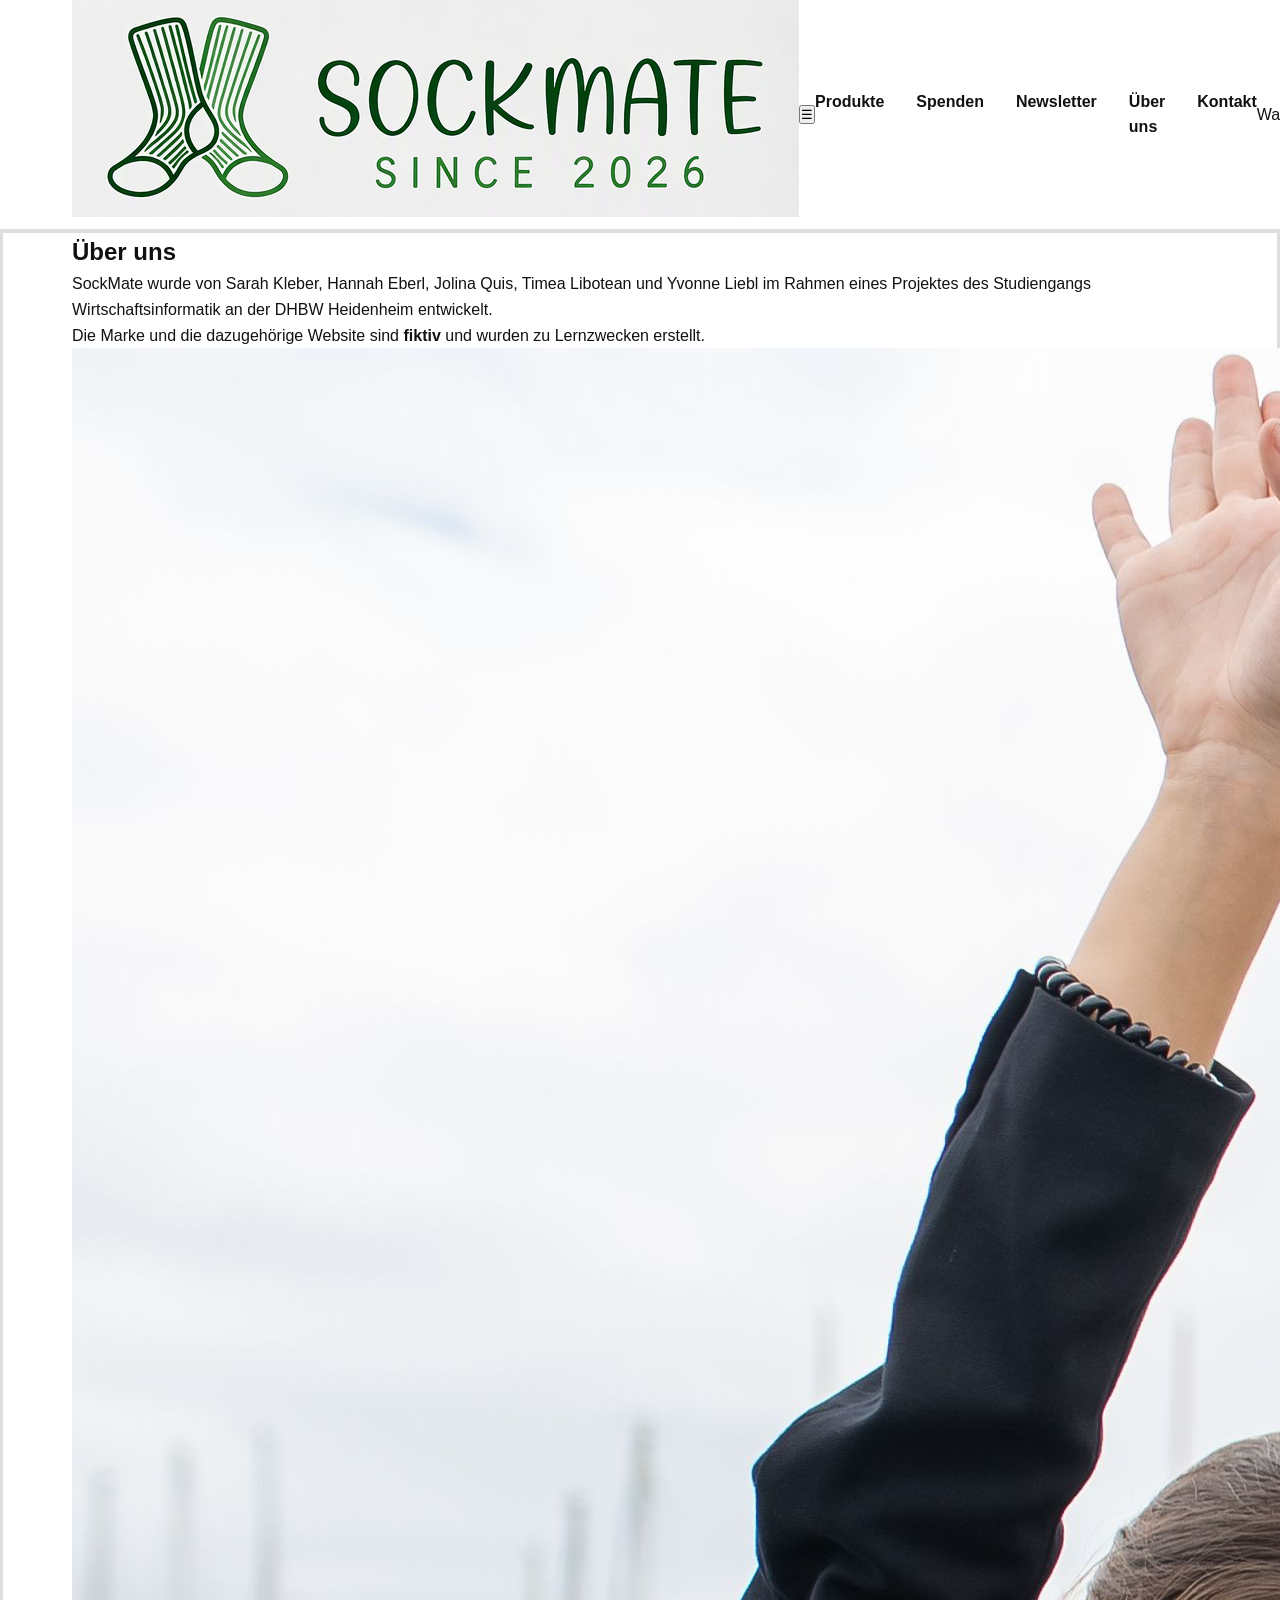
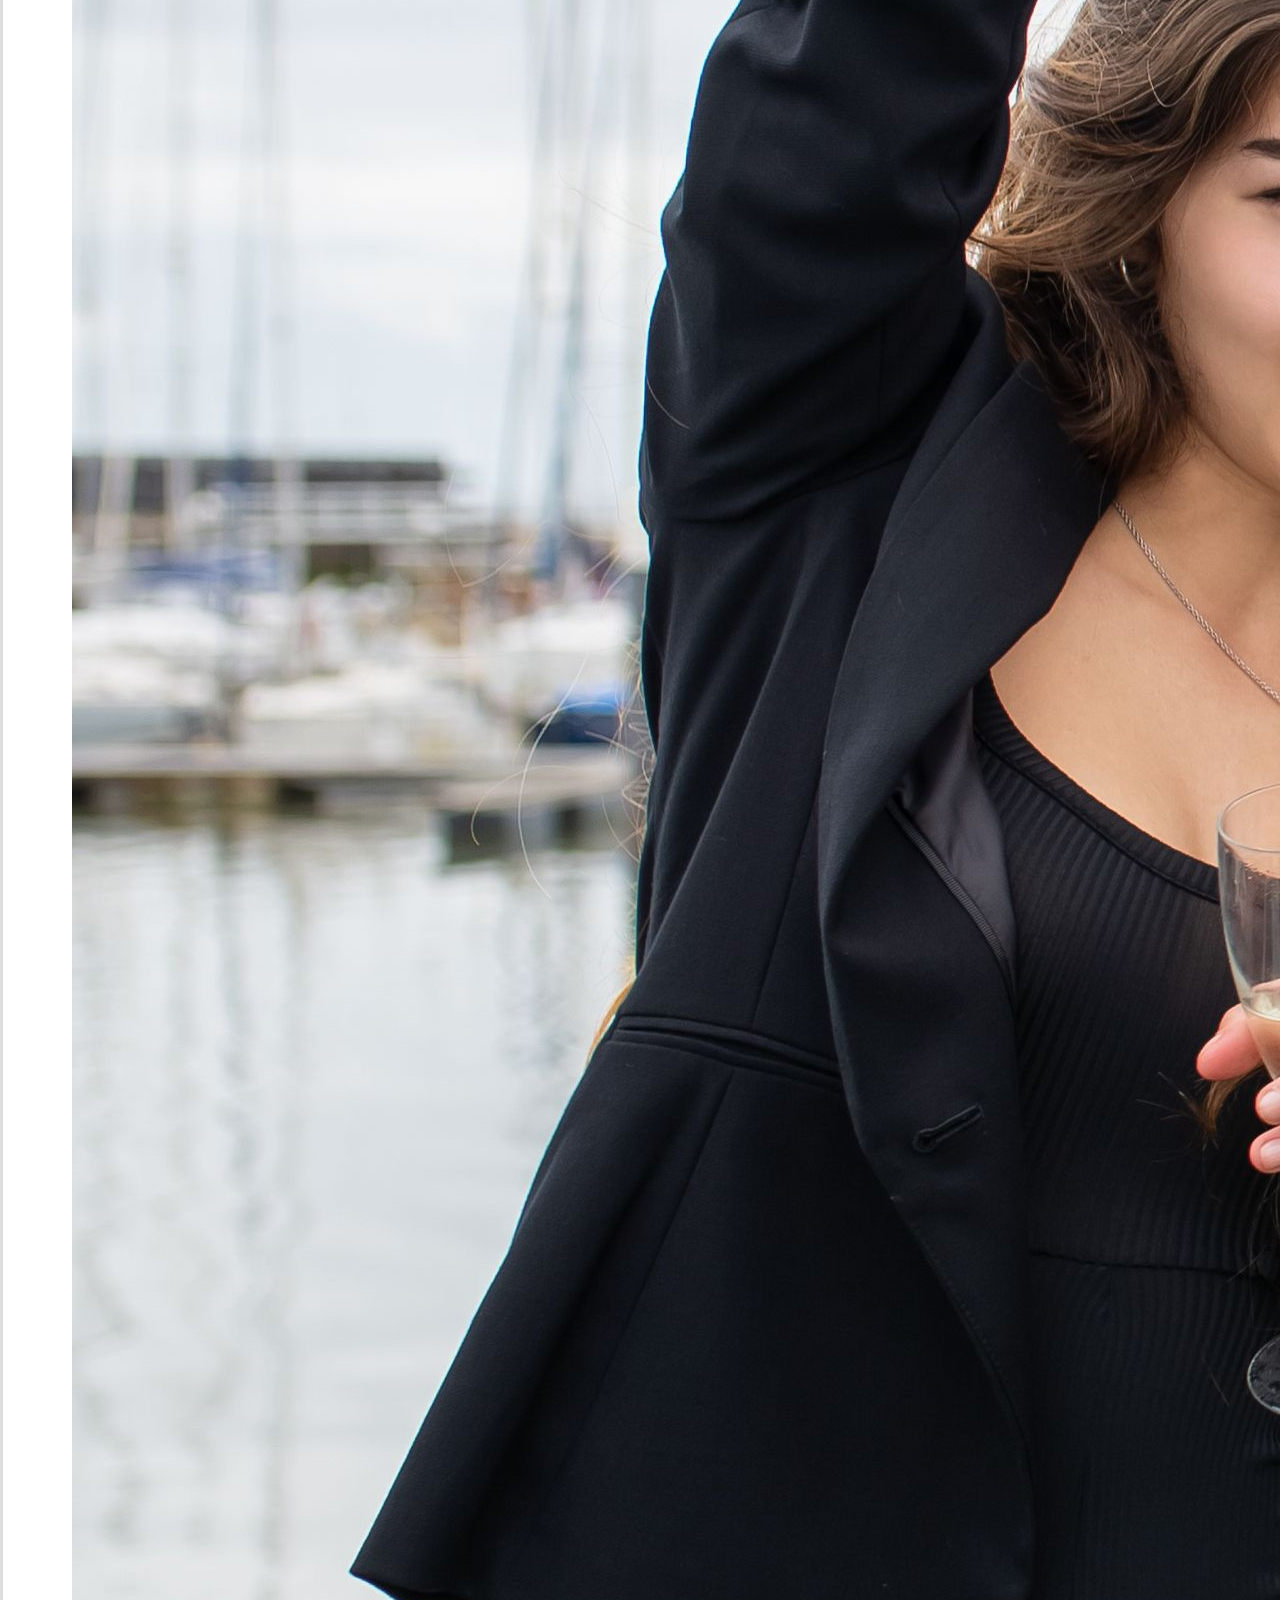
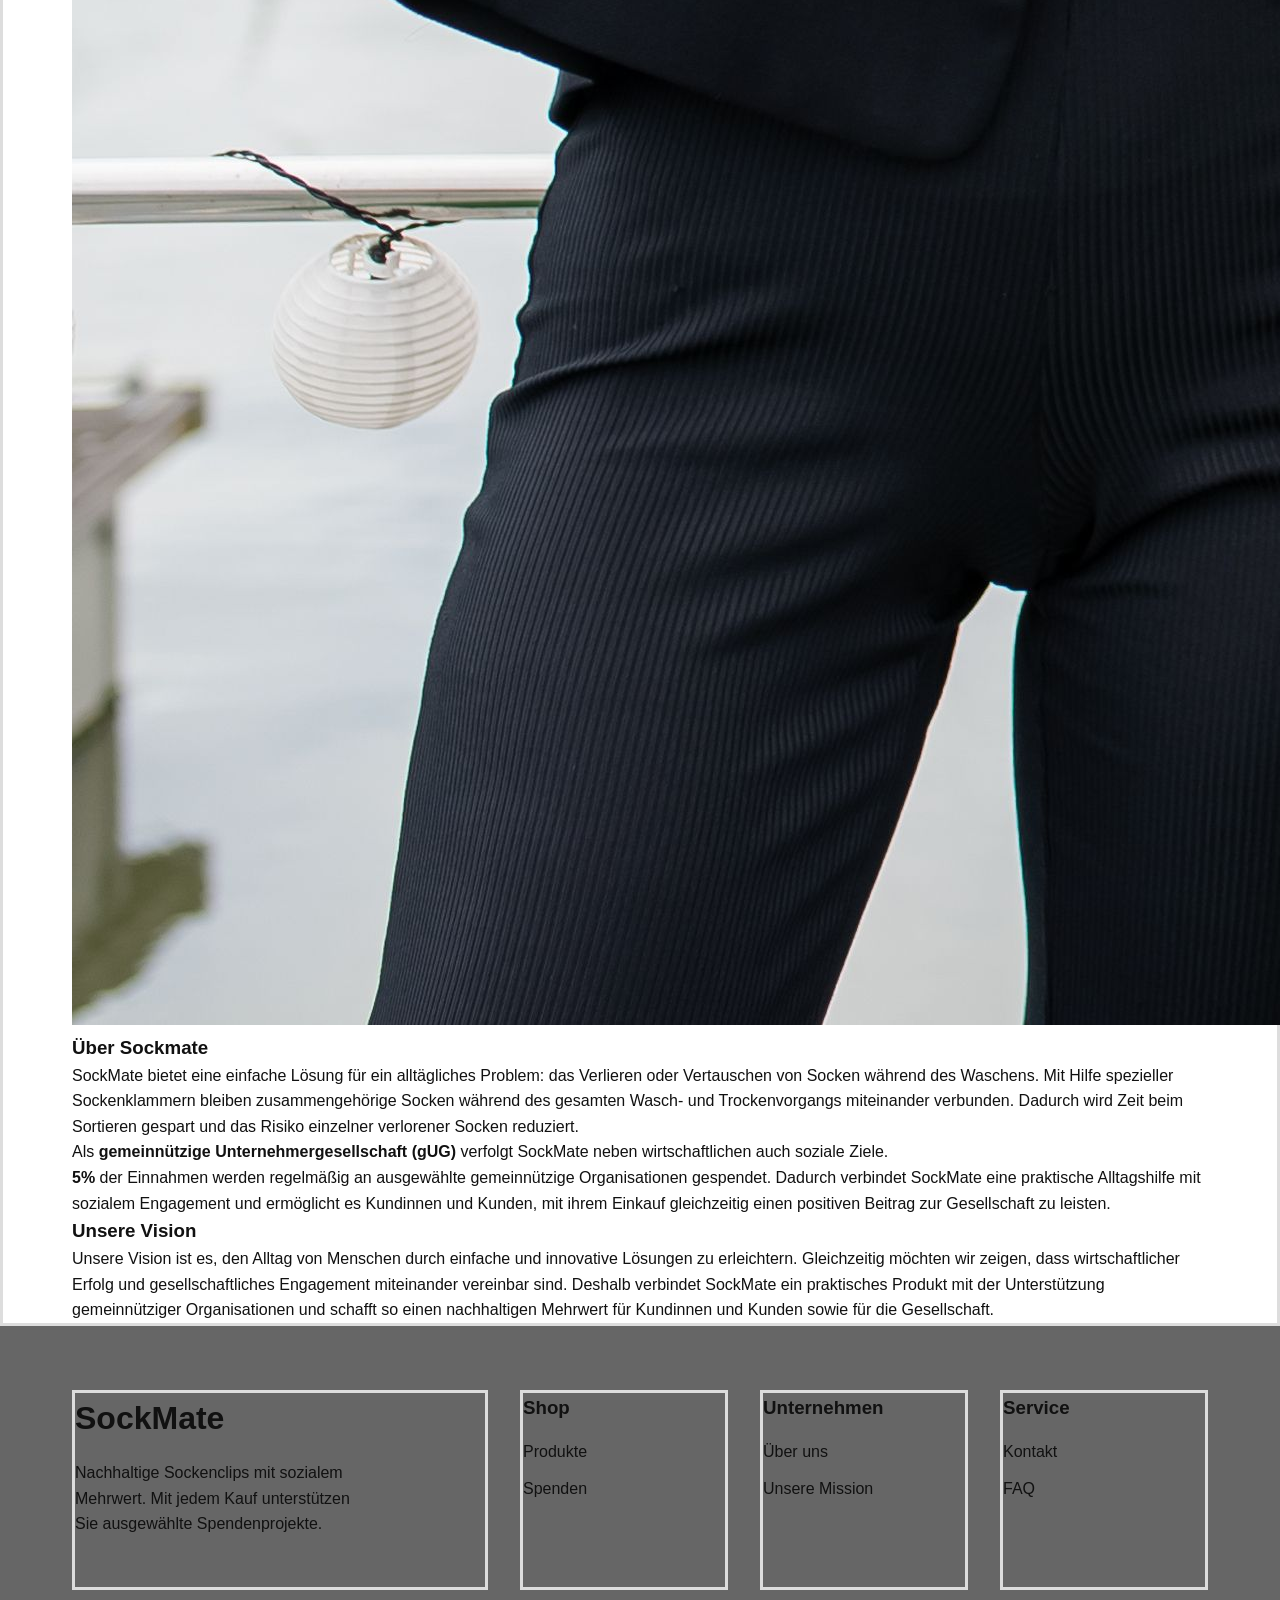
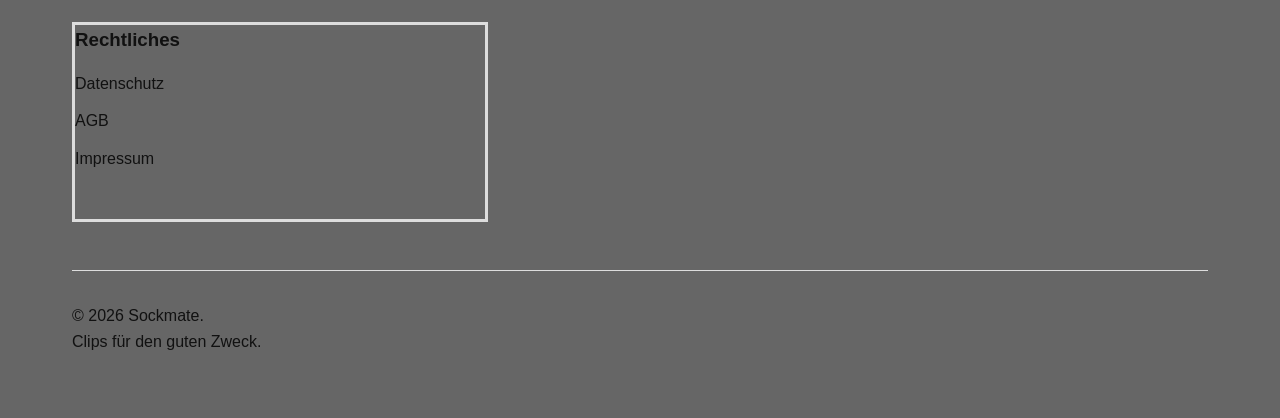
<file: pages/about.html>
<!DOCTYPE html>
<html lang="de">

    <head>
        <meta charset="UTF-8">
        <meta name="viewport" content="width=device-width, initial-scale=1.0">
        <title>Sockmate</title>

        <link rel="stylesheet" href="../css/styles.css">
    </head>

    <body>

        <header>

            <div class="container">

                <a class="logo" href="index.html">

                    <img
                        src="..\materials\Logo_lang.png"
                        alt="SockMate Logo">

                </a>

                <button class="menu-toggle" aria-label="Menü öffnen">
                    ☰
                </button>

                <nav aria-label="Hauptnavigation">
                    <ul>
                        <li><a href="products.html">Produkte</a></li>
                        <li><a href="donation.html">Spenden</a></li>
                        <li><a href="newsletter.html">Newsletter</a></li>
                        <li><a href="about.html">Über uns</a></li>
                        <li><a href="contact.html">Kontakt</a></li>
                    </ul>
                </nav>

                <div class="header-actions">
                    <a href="cart.html" class="cart-btn">Warenkorb</a>
                    <a href="login.html">Anmelden</a>
                </div>
            </div>

        </header>
        
        <main>

            <section class="about-section">
                <div class="container">

                    <h2>Über uns</h2>

                        <p>
                            SockMate wurde von Sarah Kleber, Hannah Eberl, Jolina Quis, Timea Libotean und Yvonne Liebl im Rahmen eines Projektes des Studiengangs Wirtschaftsinformatik an der DHBW Heidenheim entwickelt.
                        </p>
                        <p>
                            Die Marke und die dazugehörige Website sind <strong>fiktiv</strong> und wurden zu Lernzwecken erstellt. 
                        </p>

                        <img
                            src="../materials/gruppenfoto.jpg"
                            alt="Gruppenfoto des Projektteams von SockMate"
                            class="about-image">
                        
                        <h3>Über Sockmate</h3>
                        
                        <p>
                            SockMate bietet eine einfache Lösung für ein alltägliches Problem: das Verlieren oder Vertauschen von Socken während des Waschens. Mit Hilfe spezieller Sockenklammern bleiben zusammengehörige Socken während des gesamten Wasch- und Trockenvorgangs miteinander verbunden. Dadurch wird Zeit beim Sortieren gespart und das Risiko einzelner verlorener Socken reduziert.
                        </p>

                        <p>
                            Als <strong>gemeinnützige Unternehmergesellschaft (gUG)</strong> verfolgt SockMate neben wirtschaftlichen auch soziale Ziele. <br>
                            <strong>5%</strong> der Einnahmen werden regelmäßig an ausgewählte gemeinnützige Organisationen gespendet. Dadurch verbindet SockMate eine praktische Alltagshilfe mit sozialem Engagement und ermöglicht es Kundinnen und Kunden, mit ihrem Einkauf gleichzeitig einen positiven Beitrag zur Gesellschaft zu leisten.
                        </p>

                        <h3>Unsere Vision</h3>

                        <p>
                            Unsere Vision ist es, den Alltag von Menschen durch einfache und innovative Lösungen zu erleichtern. Gleichzeitig möchten wir zeigen, dass wirtschaftlicher Erfolg und gesellschaftliches Engagement miteinander vereinbar sind. Deshalb verbindet SockMate ein praktisches Produkt mit der Unterstützung gemeinnütziger Organisationen und schafft so einen nachhaltigen Mehrwert für Kundinnen und Kunden sowie für die Gesellschaft.
                        </p>

                </div>
            </section>


        </main>


        <footer aria-label="Seitenfuß">
            <div class="container">
                <div class="footer-grid">
                    <section class="footer-brand">
                        <h2>SockMate</h2>
                        <p>Nachhaltige Sockenclips mit sozialem Mehrwert. Mit jedem Kauf unterstützen Sie ausgewählte Spendenprojekte.</p>
                    </section>
                    <section class="footer-links">
                        <h3>Shop</h3>
                        <ul>
                            <li><a href="products.html">Produkte</a></li>
                            <li><a href="donation.html">Spenden</a></li>
                        </ul>
                    </section>
                    <section class="footer-links">
                        <h3>Unternehmen</h3>
                        <ul>
                            <li><a href="about.html">Über uns</a></li>
                            <li><a href="mission.html">Unsere Mission</a></li>
                        </ul>
                    </section>
                    <section class="footer-links">
                        <h3>Service</h3>
                        <ul>
                            <li><a href="contact.html">Kontakt</a></li>
                            <li><a href="faq.html">FAQ</a></li>
                        </ul>
                    </section>
                    <section class="footer-links">
                        <h3>Rechtliches</h3>
                        <ul>
                            <li><a href="privacy.html">Datenschutz</a></li>
                            <li><a href="terms.html">AGB</a></li>
                            <li><a href="imprint.html">Impressum</a></li>
                        </ul>
                    </section>
                </div>
                    
                <p class="footer-bottom">
                    &copy; 2026 Sockmate. <br>Clips für den guten Zweck.</p>

            </div>

        </footer>

    </body>


</html>
</file>
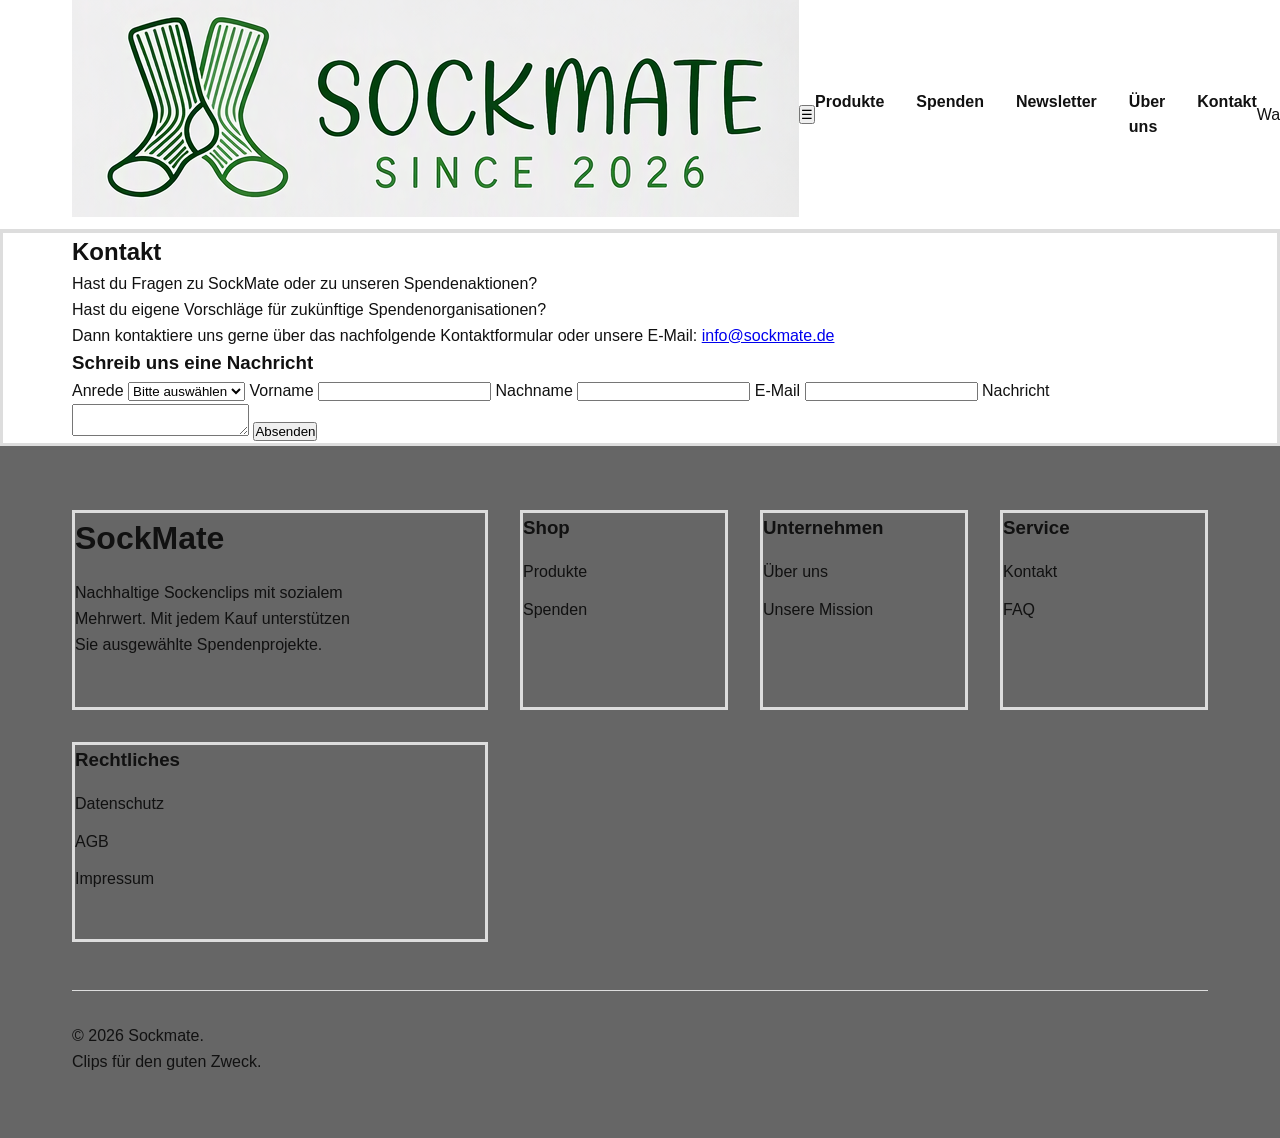
<file: pages/contact.html>
<!DOCTYPE html>
<html lang="de">

    <head>
        <meta charset="UTF-8">
        <meta name="viewport" content="width=device-width, initial-scale=1.0">
        <title>Sockmate</title>

        <link rel="stylesheet" href="../css/styles.css">
    </head>

    <body>

        <header>

            <div class="container">

                <a class="logo" href="index.html">

                    <img
                        src="..\materials\Logo_lang.png"
                        alt="SockMate Logo">

                </a>

                <button class="menu-toggle" aria-label="Menü öffnen">
                    ☰
                </button>

                <nav aria-label="Hauptnavigation">
                    <ul>
                        <li><a href="products.html">Produkte</a></li>
                        <li><a href="donation.html">Spenden</a></li>
                        <li><a href="newsletter.html">Newsletter</a></li>
                        <li><a href="about.html">Über uns</a></li>
                        <li><a href="contact.html">Kontakt</a></li>
                    </ul>
                </nav>

                <div class="header-actions">
                    <a href="cart.html" class="cart-btn">Warenkorb</a>
                    <a href="login.html">Anmelden</a>
                </div>
            </div>

        </header>
        
        <main>

            <section class="contact-section">
                <div class="container">

                    <div class="contact-info">
                      <h2>Kontakt</h2>
                      <p>
                            Hast du Fragen zu SockMate oder zu unseren Spendenaktionen? <br>
                            Hast du eigene Vorschläge für zukünftige Spendenorganisationen? <br>
                            Dann kontaktiere uns gerne über das nachfolgende Kontaktformular oder unsere E-Mail: 
                        <a href="mailto:info@sockmate.de">
                            info@sockmate.de
                        </a>
                     </p>
                     </div>

                    <form aria-label="contact-form">

                        <h3> Schreib uns eine Nachricht</h3>

                        <label for="salutation">Anrede</label>
                        <select id="salutation" name="salutation">
                            <option value=""selected disabled>Bitte auswählen</option>
                            <option value="frau">Frau</option>
                            <option value="herr">Herr</option>
                            <option value="divers">Divers</option>
                            <option value="keine-angabe">Keine Angabe</option>
                        </select>

                        <label for="fname">Vorname</label>
                        <input type="text" id="fname" name="firstname" required>

                        <label for="lname">Nachname</label>
                        <input type="text" id="lname" name="lastname" required>

                        <label for="email">E-Mail</label>
                        <input type="email" id="email" name="email" required>

                        <label for="subject">Nachricht</label>
                        <textarea id="subject" name="subject" required></textarea>

                        <button type="submit">
                            Absenden
                        </button>

                    </form>

                </div>
                
            </section>

        </main>

        <footer aria-label="Seitenfuß">
            <div class="container">
                <div class="footer-grid">
                    <section class="footer-brand">
                        <h2>SockMate</h2>
                        <p>Nachhaltige Sockenclips mit sozialem Mehrwert. Mit jedem Kauf unterstützen Sie ausgewählte Spendenprojekte.</p>
                    </section>
                    <section class="footer-links">
                        <h3>Shop</h3>
                        <ul>
                            <li><a href="products.html">Produkte</a></li>
                            <li><a href="donation.html">Spenden</a></li>
                        </ul>
                    </section>
                    <section class="footer-links">
                        <h3>Unternehmen</h3>
                        <ul>
                            <li><a href="about.html">Über uns</a></li>
                            <li><a href="mission.html">Unsere Mission</a></li>
                        </ul>
                    </section>
                    <section class="footer-links">
                        <h3>Service</h3>
                        <ul>
                            <li><a href="contact.html">Kontakt</a></li>
                            <li><a href="faq.html">FAQ</a></li>
                        </ul>
                    </section>
                    <section class="footer-links">
                        <h3>Rechtliches</h3>
                        <ul>
                            <li><a href="privacy.html">Datenschutz</a></li>
                            <li><a href="terms.html">AGB</a></li>
                            <li><a href="imprint.html">Impressum</a></li>
                        </ul>
                    </section>
                </div>
                    
                <p class="footer-bottom">
                    &copy; 2026 Sockmate. <br>Clips für den guten Zweck.</p>

            </div>

        </footer>

    </body>


</html>
</file>
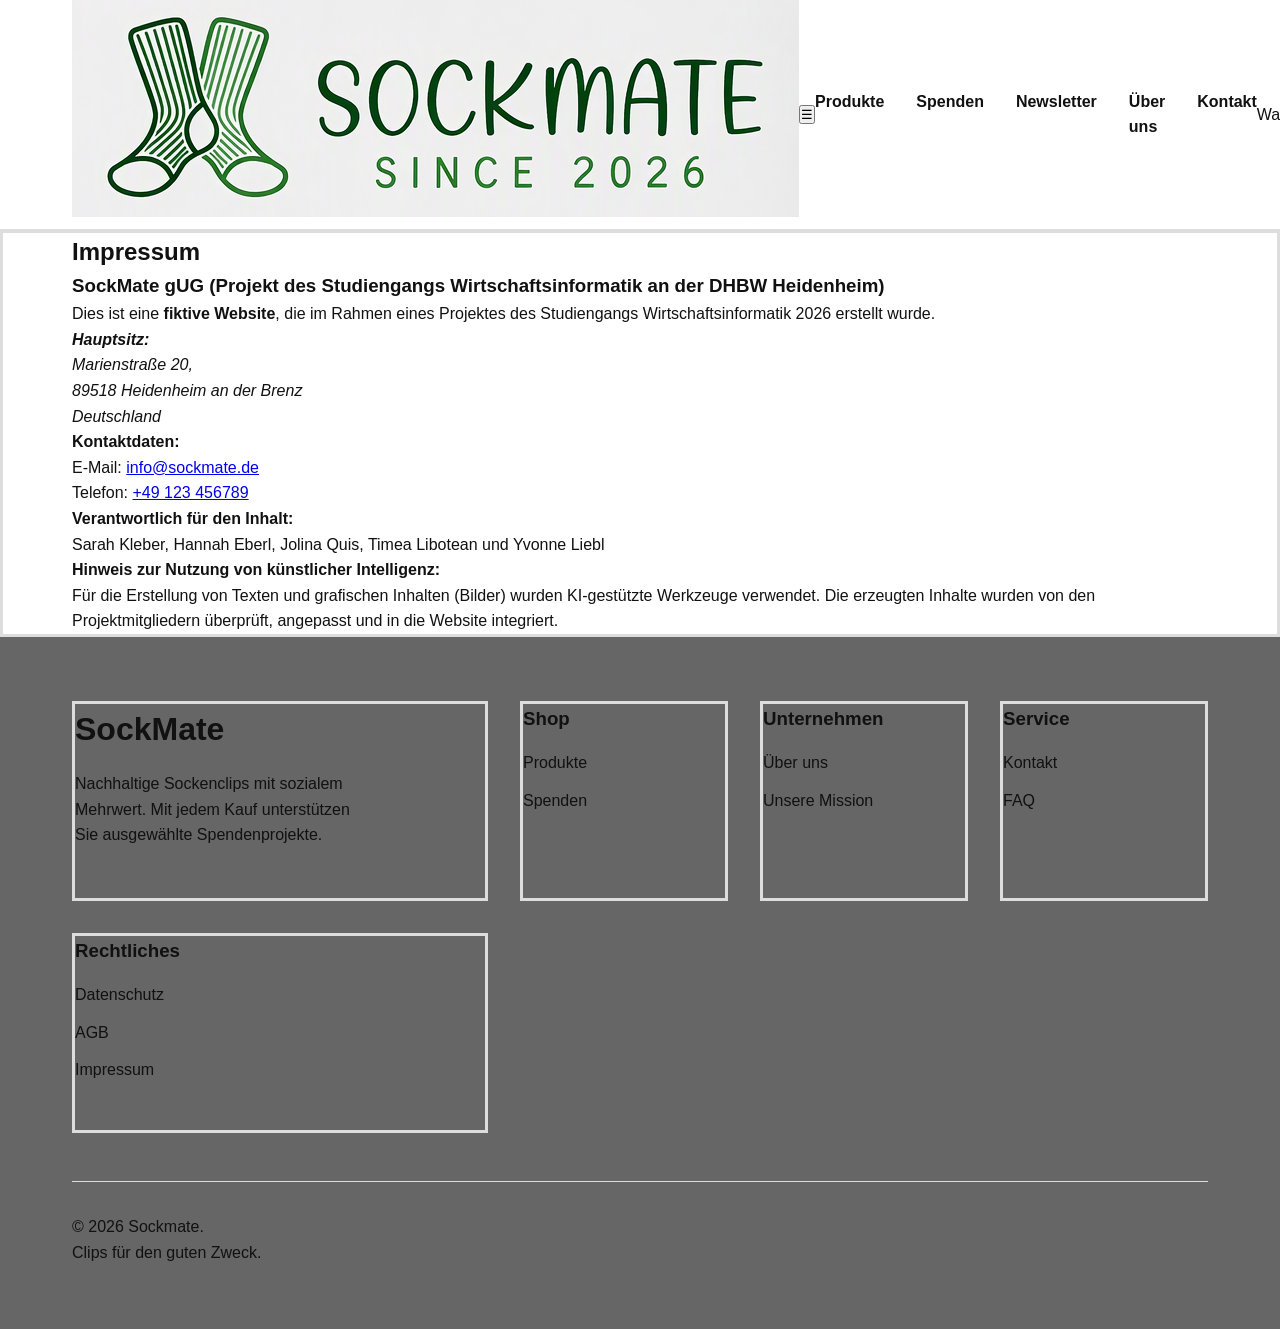
<file: pages/impressum.html>
<!DOCTYPE html>
<html lang="de">

    <head>
        <meta charset="UTF-8">
        <meta name="viewport" content="width=device-width, initial-scale=1.0">
        <title>Sockmate</title>

        <link rel="stylesheet" href="../css/styles.css">
    </head>

    <body>

        <header>

            <div class="container">

                <a class="logo" href="index.html">

                    <img
                        src="..\materials\Logo_lang.png"
                        alt="SockMate Logo">

                </a>

                <button class="menu-toggle" aria-label="Menü öffnen">
                    ☰
                </button>

                <nav aria-label="Hauptnavigation">
                    <ul>
                        <li><a href="products.html">Produkte</a></li>
                        <li><a href="donation.html">Spenden</a></li>
                        <li><a href="newsletter.html">Newsletter</a></li>
                        <li><a href="about.html">Über uns</a></li>
                        <li><a href="contact.html">Kontakt</a></li>
                    </ul>
                </nav>

                <div class="header-actions">
                    <a href="cart.html" class="cart-btn">Warenkorb</a>
                    <a href="login.html">Anmelden</a>
                </div>
            </div>

        </header>
        
        <main>

            <section class="impressum">
                <div class="container">

                
                    <h2>Impressum</h2>

                    <h3>SockMate gUG (Projekt des Studiengangs Wirtschaftsinformatik an der DHBW Heidenheim)</h3>

                    <p>
                        Dies ist eine <strong>fiktive Website</strong>, die im Rahmen eines Projektes des Studiengangs Wirtschaftsinformatik 2026 erstellt wurde. 
                    </p>

                    <address>
                        <strong>Hauptsitz:</strong> <br>
                        Marienstraße 20, <br>
                        89518 Heidenheim an der Brenz <br>
                        Deutschland
                    </address>

                    <p>
                        <strong>Kontaktdaten:</strong> <br>
                        E-Mail: 
                        <a href="mailto:info@sockmate.de">
                            info@sockmate.de
                        </a> <br>
                        Telefon: 
                        <a href="tel:+49123456789">
                            +49 123 456789
                        </a>
                    </p>

                    <p>
                        <strong>Verantwortlich für den Inhalt:</strong><br>
                        Sarah Kleber, Hannah Eberl, Jolina Quis, Timea Libotean und Yvonne Liebl
                    </p>
                    
                    <p>
                        <strong> Hinweis zur Nutzung von künstlicher Intelligenz:</strong> <br>
                        Für die Erstellung von Texten und grafischen Inhalten (Bilder) wurden KI-gestützte Werkzeuge verwendet. 
                        Die erzeugten Inhalte wurden von den Projektmitgliedern überprüft, angepasst und in die Website integriert.
                    </p>

                </div>
            </section>
        </main>


       <footer aria-label="Seitenfuß">
            <div class="container">
                <div class="footer-grid">
                    <section class="footer-brand">
                        <h2>SockMate</h2>
                        <p>Nachhaltige Sockenclips mit sozialem Mehrwert. Mit jedem Kauf unterstützen Sie ausgewählte Spendenprojekte.</p>
                    </section>
                    <section class="footer-links">
                        <h3>Shop</h3>
                        <ul>
                            <li><a href="products.html">Produkte</a></li>
                            <li><a href="donation.html">Spenden</a></li>
                        </ul>
                    </section>
                    <section class="footer-links">
                        <h3>Unternehmen</h3>
                        <ul>
                            <li><a href="about.html">Über uns</a></li>
                            <li><a href="mission.html">Unsere Mission</a></li>
                        </ul>
                    </section>
                    <section class="footer-links">
                        <h3>Service</h3>
                        <ul>
                            <li><a href="contact.html">Kontakt</a></li>
                            <li><a href="faq.html">FAQ</a></li>
                        </ul>
                    </section>
                    <section class="footer-links">
                        <h3>Rechtliches</h3>
                        <ul>
                            <li><a href="privacy.html">Datenschutz</a></li>
                            <li><a href="terms.html">AGB</a></li>
                            <li><a href="imprint.html">Impressum</a></li>
                        </ul>
                    </section>
                </div>
                    
                <p class="footer-bottom">
                    &copy; 2026 Sockmate. <br>Clips für den guten Zweck.</p>

            </div>

        </footer>

    </body>


</html>
</file>
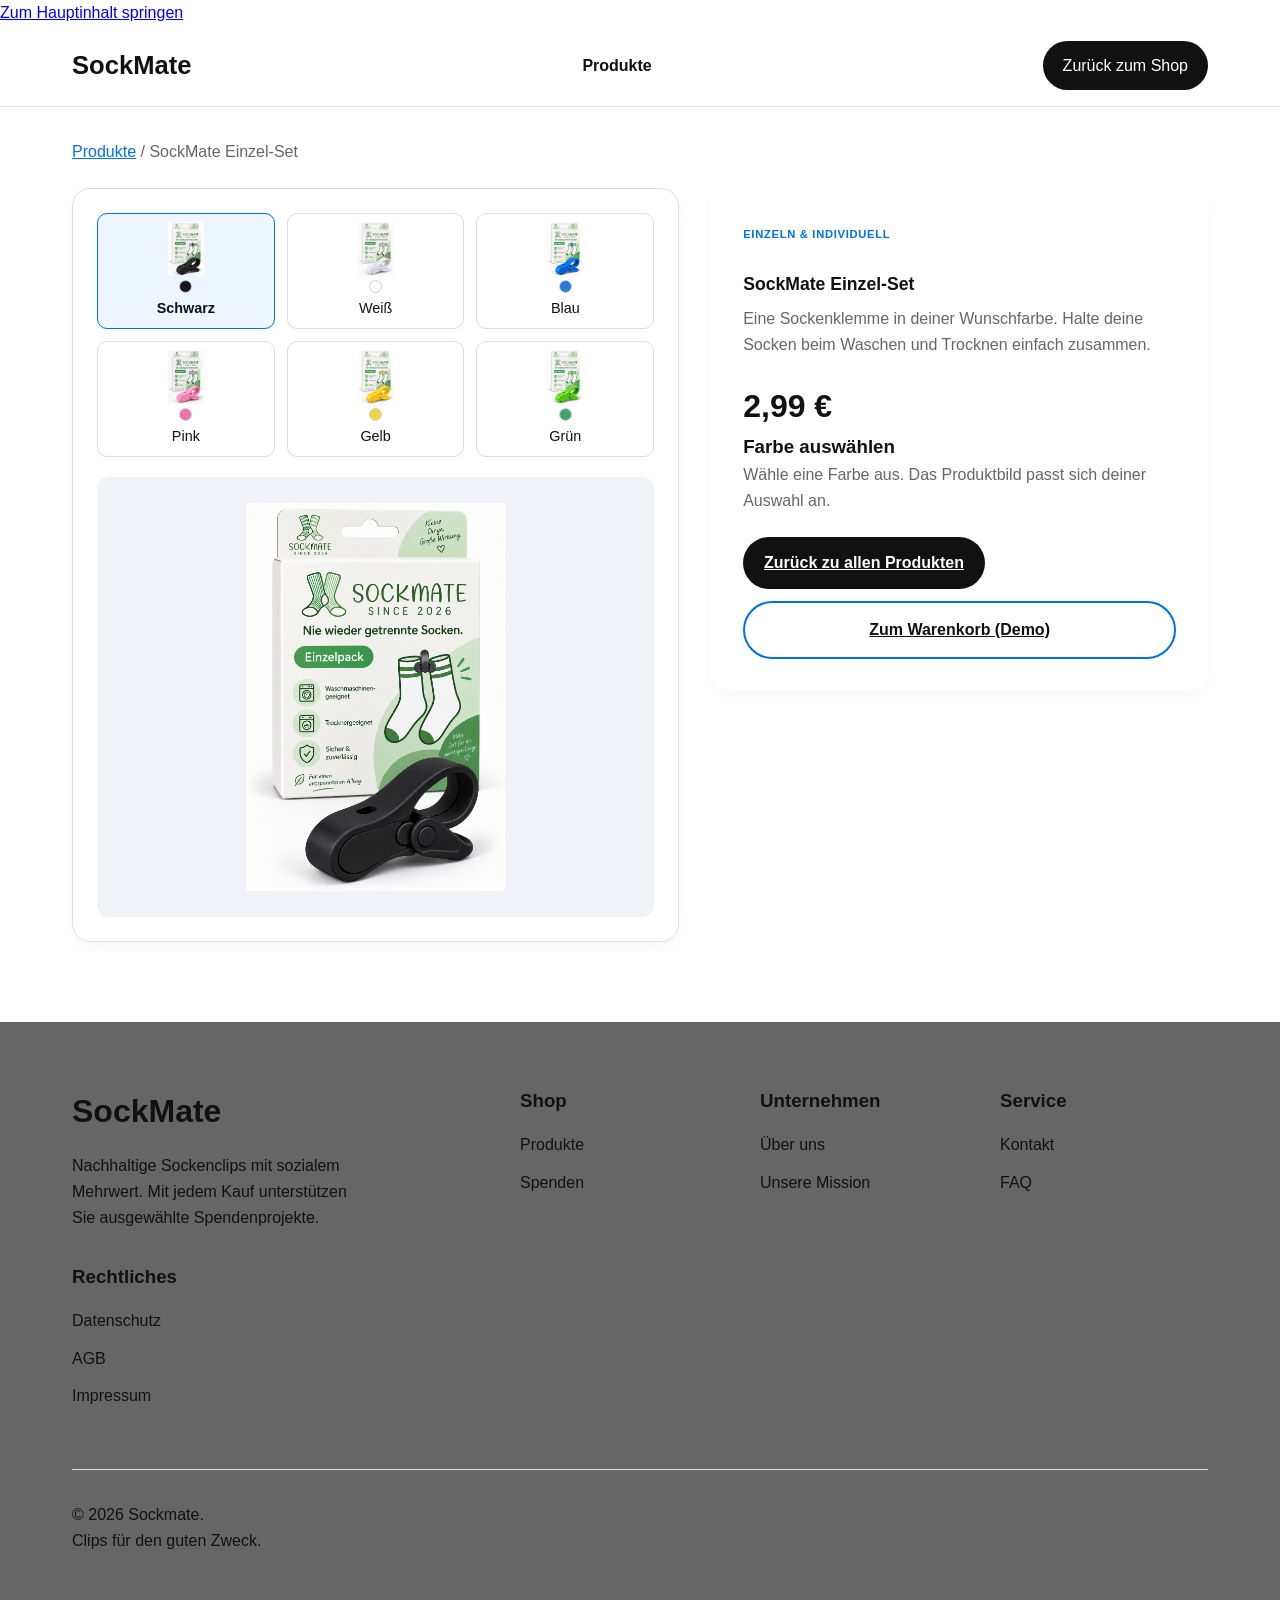
<file: pages/product-details.html>
<!DOCTYPE html>
<html lang="de">

<head>
    <meta charset="UTF-8">
    <meta name="viewport" content="width=device-width, initial-scale=1">
    <meta name="description" content="Wähle die Farbe deines SockMate Einzel-Sets, Family-Sets oder 4er-Sets.">
    <title>SockMate – Produktdetails</title>
    <link rel="stylesheet" href="../css/styles.css">
</head>

<body>
    <a class="skip-link" href="#main-content">Zum Hauptinhalt springen</a>
    <header>
        <div class="container header-content">
            <a class="logo" href="product.html">SockMate</a>

            <nav aria-label="Hauptnavigation">
                <ul>
                    <li><a href="product.html">Produkte</a></li>
                </ul>
            </nav>

            <div class="header-actions">
                <a href="product.html">Zurück zum Shop</a>
            </div>
        </div>
    </header>

    <main class="product-detail-page" id="main-content">
        <h2 class="visually-hidden">SockMate Produktdetails</h2>
        <div class="container">
            <p class="product-detail-breadcrumb">
                <a href="product.html">Produkte</a> / SockMate Einzel-Set
            </p>

            <section class="product-detail-grid" id="single-set" aria-labelledby="single-set-heading">
                <fieldset class="product-detail-gallery">
                    <legend class="visually-hidden">Farbe auswählen</legend>

                    <input class="detail-color-radio" type="radio"
                           name="detail-color" id="detail-black" checked>
                    <label class="detail-color-option" for="detail-black">
                        <img loading="lazy" decoding="async" class="detail-option-image"
                             src="materials/Einzel-Set schwarz.png" alt="">
                        <span class="color-swatch black"></span>
                        Schwarz
                    </label>

                    <input class="detail-color-radio" type="radio"
                           name="detail-color" id="detail-white">
                    <label class="detail-color-option" for="detail-white">
                        <img loading="lazy" decoding="async" class="detail-option-image"
                             src="materials/Einzel-Set weiss.png" alt="">
                        <span class="color-swatch white"></span>
                        Weiß
                    </label>

                    <input class="detail-color-radio" type="radio"
                           name="detail-color" id="detail-blue">
                    <label class="detail-color-option" for="detail-blue">
                        <img loading="lazy" decoding="async" class="detail-option-image"
                             src="materials/Einzel-Set blau.png" alt="">
                        <span class="color-swatch blue"></span>
                        Blau
                    </label>

                    <input class="detail-color-radio" type="radio"
                           name="detail-color" id="detail-pink">
                    <label class="detail-color-option" for="detail-pink">
                        <img loading="lazy" decoding="async" class="detail-option-image"
                             src="materials/Einzel-Set pink.png" alt="">
                        <span class="color-swatch pink"></span>
                        Pink
                    </label>

                    <input class="detail-color-radio" type="radio"
                           name="detail-color" id="detail-yellow">
                    <label class="detail-color-option" for="detail-yellow">
                        <img loading="lazy" decoding="async" class="detail-option-image"
                             src="materials/Einzel-Set gelb.png" alt="">
                        <span class="color-swatch yellow"></span>
                        Gelb
                    </label>

                    <input class="detail-color-radio" type="radio"
                           name="detail-color" id="detail-green">
                    <label class="detail-color-option" for="detail-green">
                        <img loading="lazy" decoding="async" class="detail-option-image"
                             src="materials/Einzel-Set gruen.png" alt="">
                        <span class="color-swatch green"></span>
                        Grün
                    </label>

                    <div class="detail-image-stage">
                        <img loading="lazy" decoding="async" class="detail-product-image detail-img-black"
                             src="materials/Einzel-Set schwarz.png"
                             alt="SockMate Einzel-Set in Schwarz">
                        <img loading="lazy" decoding="async" class="detail-product-image detail-img-white"
                             src="materials/Einzel-Set weiss.png"
                             alt="SockMate Einzel-Set in Weiß">
                        <img loading="lazy" decoding="async" class="detail-product-image detail-img-blue"
                             src="materials/Einzel-Set blau.png"
                             alt="SockMate Einzel-Set in Blau">
                        <img loading="lazy" decoding="async" class="detail-product-image detail-img-pink"
                             src="materials/Einzel-Set pink.png"
                             alt="SockMate Einzel-Set in Pink">
                        <img loading="lazy" decoding="async" class="detail-product-image detail-img-yellow"
                             src="materials/Einzel-Set gelb.png"
                             alt="SockMate Einzel-Set in Gelb">
                        <img loading="lazy" decoding="async" class="detail-product-image detail-img-green"
                             src="materials/Einzel-Set gruen.png"
                             alt="SockMate Einzel-Set in Grün">
                    </div>
                </fieldset>

                <section class="product-detail-info">
                    <span class="product-category">EINZELN &amp; INDIVIDUELL</span>
                    <h2 id="single-set-heading">SockMate Einzel-Set</h2>
                    <p class="detail-short-description">
                        Eine Sockenklemme in deiner Wunschfarbe. Halte deine
                        Socken beim Waschen und Trocknen einfach zusammen.
                    </p>

                    <p class="detail-price">2,99 €</p>

                    <h3>Farbe auswählen</h3>
                    <p class="detail-color-help">
                        Wähle eine Farbe aus. Das Produktbild passt sich deiner
                        Auswahl an.
                    </p>

                    <a class="detail-back-button" href="product.html">
                        Zurück zu allen Produkten
                    </a>
                    <a class="add-to-cart-button" href="cart.html">
                        Zum Warenkorb (Demo)
                    </a>
                </section>
            </section>

            <p class="product-detail-breadcrumb family-detail-breadcrumb">
                <a href="product.html#family-set">Produkte</a>
            </p>

            <section class="product-detail-grid family-detail" id="family-set" aria-labelledby="family-set-heading">
                <fieldset class="product-detail-gallery">
                    <legend class="visually-hidden">Farbvariante auswählen</legend>

                    <input class="detail-color-radio" type="radio"
                           name="family-detail-color" id="family-detail-black" checked>
                    <label class="detail-color-option" for="family-detail-black">
                        <img loading="lazy" decoding="async" class="detail-option-image"
                             src="materials/Familien-Set schwarz.png" alt="">
                        <span class="color-swatch black"></span>
                        6 × Schwarz
                    </label>

                    <input class="detail-color-radio" type="radio"
                           name="family-detail-color" id="family-detail-white">
                    <label class="detail-color-option" for="family-detail-white">
                        <img loading="lazy" decoding="async" class="detail-option-image"
                             src="materials/Familien-Set weiss.png" alt="">
                        <span class="color-swatch white"></span>
                        6 × Weiß
                    </label>

                    <input class="detail-color-radio" type="radio"
                           name="family-detail-color" id="family-detail-colorful">
                    <label class="detail-color-option" for="family-detail-colorful">
                        <img loading="lazy" decoding="async" class="detail-option-image"
                             src="materials/Familien-Set bunt.png" alt="">
                        <span class="color-swatch colorful"></span>
                        6 × Bunt
                    </label>

                    <input class="detail-color-radio" type="radio"
                           name="family-detail-color" id="family-detail-blue">
                    <label class="detail-color-option" for="family-detail-blue">
                        <img loading="lazy" decoding="async" class="detail-option-image"
                             src="materials/Familien-Set blau.png" alt="">
                        <span class="color-swatch blue"></span>
                        6 × Blau
                    </label>

                    <input class="detail-color-radio" type="radio"
                           name="family-detail-color" id="family-detail-yellow">
                    <label class="detail-color-option" for="family-detail-yellow">
                        <img loading="lazy" decoding="async" class="detail-option-image"
                             src="materials/Familien-Set gelb.png" alt="">
                        <span class="color-swatch yellow"></span>
                        6 × Gelb
                    </label>

                    <input class="detail-color-radio" type="radio"
                           name="family-detail-color" id="family-detail-green">
                    <label class="detail-color-option" for="family-detail-green">
                        <img loading="lazy" decoding="async" class="detail-option-image"
                             src="materials/Familien-Set gruen.png" alt="">
                        <span class="color-swatch green"></span>
                        6 × Grün
                    </label>

                    <input class="detail-color-radio" type="radio"
                           name="family-detail-color" id="family-detail-pink">
                    <label class="detail-color-option" for="family-detail-pink">
                        <img loading="lazy" decoding="async" class="detail-option-image"
                             src="materials/Familien-Set pink.png" alt="">
                        <span class="color-swatch pink"></span>
                        6 × Pink
                    </label>

                    <div class="detail-image-stage">
                        <img loading="lazy" decoding="async" class="detail-product-image family-detail-img-black"
                             src="materials/Familien-Set schwarz.png"
                             alt="SockMate Family-Set mit sechs schwarzen Clips">
                        <img loading="lazy" decoding="async" class="detail-product-image family-detail-img-white"
                             src="materials/Familien-Set weiss.png"
                             alt="SockMate Family-Set mit sechs weißen Clips">
                        <img loading="lazy" decoding="async" class="detail-product-image family-detail-img-colorful"
                             src="materials/Familien-Set bunt.png"
                             alt="SockMate buntes Family-Set mit sechs Clips">
                        <img loading="lazy" decoding="async" class="detail-product-image family-detail-img-blue"
                             src="materials/Familien-Set blau.png"
                             alt="SockMate Family-Set mit sechs blauen Clips">
                        <img loading="lazy" decoding="async" class="detail-product-image family-detail-img-yellow"
                             src="materials/Familien-Set gelb.png"
                             alt="SockMate Family-Set mit sechs gelben Clips">
                        <img loading="lazy" decoding="async" class="detail-product-image family-detail-img-green"
                             src="materials/Familien-Set gruen.png"
                             alt="SockMate Family-Set mit sechs grünen Clips">
                        <img loading="lazy" decoding="async" class="detail-product-image family-detail-img-pink"
                             src="materials/Familien-Set pink.png"
                             alt="SockMate Family-Set mit sechs pinken Clips">
                    </div>
                </fieldset>

                <section class="product-detail-info">
                    <span class="product-category">FÜR DIE GANZE FAMILIE</span>
                    <h2 id="family-set-heading">SockMate Family-Set</h2>
                    <p class="detail-short-description">
                        Sechs Sockenklemmen für die ganze Familie. Wähle sechs
                        schwarze, weiße, blaue, gelbe, grüne oder pinke Clips
                        sowie eine bunte Variante.
                    </p>
                    <p class="detail-price">12,99 €</p>

                    <h3>Farbvariante auswählen</h3>
                    <p class="detail-color-help">
                        Wähle per Bild oder Text. Das große Produktbild passt
                        sich deiner Auswahl an. Die bunte Variante enthält je
                        einen Clip in Schwarz, Weiß, Blau, Grün, Gelb und Pink.
                    </p>

                    <a class="detail-back-button" href="product.html#family-set">
                        Zurück zum Family-Set
                    </a>
                    <a class="add-to-cart-button" href="cart.html">
                        Zum Warenkorb (Demo)
                    </a>
                </section>
            </section>

            <p class="product-detail-breadcrumb fourer-detail-breadcrumb">
                <a href="product.html#fourer-set">Produkte</a> / SockMate 4er-Set
            </p>

            <section class="product-detail-grid fourer-detail" id="fourer-set" aria-labelledby="fourer-set-heading">
                <fieldset class="product-detail-gallery">
                    <legend class="visually-hidden">Farbvariante auswählen</legend>

                    <input class="detail-color-radio" type="radio"
                           name="fourer-detail-color" id="fourer-detail-black" checked>
                    <label class="detail-color-option" for="fourer-detail-black">
                        <img loading="lazy" decoding="async" class="detail-option-image"
                             src="materials/4er-Set schwarz.png" alt="">
                        <span class="color-swatch black"></span>
                        4 × Schwarz
                    </label>

                    <input class="detail-color-radio" type="radio"
                           name="fourer-detail-color" id="fourer-detail-white">
                    <label class="detail-color-option" for="fourer-detail-white">
                        <img loading="lazy" decoding="async" class="detail-option-image"
                             src="materials/4er-Set weiss.png" alt="">
                        <span class="color-swatch white"></span>
                        4 × Weiß
                    </label>

                    <input class="detail-color-radio" type="radio"
                           name="fourer-detail-color" id="fourer-detail-colorful">
                    <label class="detail-color-option" for="fourer-detail-colorful">
                        <img loading="lazy" decoding="async" class="detail-option-image"
                             src="materials/4er-Set bunt.png" alt="">
                        <span class="color-swatch colorful"></span>
                        4 × Bunt
                    </label>

                    <input class="detail-color-radio" type="radio"
                           name="fourer-detail-color" id="fourer-detail-blue">
                    <label class="detail-color-option" for="fourer-detail-blue">
                        <img loading="lazy" decoding="async" class="detail-option-image"
                             src="materials/4er-Set blau.png" alt="">
                        <span class="color-swatch blue"></span>
                        4 × Blau
                    </label>

                    <input class="detail-color-radio" type="radio"
                           name="fourer-detail-color" id="fourer-detail-yellow">
                    <label class="detail-color-option" for="fourer-detail-yellow">
                        <img loading="lazy" decoding="async" class="detail-option-image"
                             src="materials/4er-Set gelb.png" alt="">
                        <span class="color-swatch yellow"></span>
                        4 × Gelb
                    </label>

                    <input class="detail-color-radio" type="radio"
                           name="fourer-detail-color" id="fourer-detail-green">
                    <label class="detail-color-option" for="fourer-detail-green">
                        <img loading="lazy" decoding="async" class="detail-option-image"
                             src="materials/4er-Set gruen.png" alt="">
                        <span class="color-swatch green"></span>
                        4 × Grün
                    </label>

                    <input class="detail-color-radio" type="radio"
                           name="fourer-detail-color" id="fourer-detail-pink">
                    <label class="detail-color-option" for="fourer-detail-pink">
                        <img loading="lazy" decoding="async" class="detail-option-image"
                             src="materials/4er-Set rosa.png" alt="">
                        <span class="color-swatch pink"></span>
                        4 × Pink
                    </label>

                    <div class="detail-image-stage">
                        <img loading="lazy" decoding="async" class="detail-product-image fourer-detail-img-black"
                             src="materials/4er-Set schwarz.png"
                             alt="SockMate schwarzes 4er-Set mit vier Sockenklemmen">
                        <img loading="lazy" decoding="async" class="detail-product-image fourer-detail-img-white"
                             src="materials/4er-Set weiss.png"
                             alt="SockMate weißes 4er-Set mit vier Sockenklemmen">
                        <img loading="lazy" decoding="async" class="detail-product-image fourer-detail-img-colorful"
                             src="materials/4er-Set bunt.png"
                             alt="SockMate buntes 4er-Set mit vier Sockenklemmen">
                        <img loading="lazy" decoding="async" class="detail-product-image fourer-detail-img-blue"
                             src="materials/4er-Set blau.png"
                             alt="SockMate blaues 4er-Set mit vier Sockenklemmen">
                        <img loading="lazy" decoding="async" class="detail-product-image fourer-detail-img-yellow"
                             src="materials/4er-Set gelb.png"
                             alt="SockMate gelbes 4er-Set mit vier Sockenklemmen">
                        <img loading="lazy" decoding="async" class="detail-product-image fourer-detail-img-green"
                             src="materials/4er-Set gruen.png"
                             alt="SockMate grünes 4er-Set mit vier Sockenklemmen">
                        <img loading="lazy" decoding="async" class="detail-product-image fourer-detail-img-pink"
                             src="materials/4er-Set rosa.png"
                             alt="SockMate pinkes 4er-Set mit vier Sockenklemmen">
                    </div>
                </fieldset>

                <section class="product-detail-info">
                    <span class="product-category">BUNTES SET</span>
                    <h2 id="fourer-set-heading">SockMate 4er-Set</h2>
                    <p class="detail-short-description">
                        Vier Sockenklemmen für deinen Alltag. Wähle zwischen schwarz,
                        weiß, blau, gelb, grün, pink oder bunt.
                    </p>
                    <p class="detail-price">9,99 €</p>

                    <h3>Farbvariante auswählen</h3>
                    <p class="detail-color-help">
                        Wähle eine Variante aus, um das Produktbild anzupassen.
                    </p>

                    <a class="detail-back-button" href="product.html#fourer-set">
                        Zurück zum 4er-Set
                    </a>
                    <a class="add-to-cart-button" href="cart.html">
                        Zum Warenkorb (Demo)
                    </a>
                </section>
            </section>
        </div>
    </main>

    <footer aria-label="Seitenfuß">
            <div class="container">
                <div class="footer-grid">
                    <section class="footer-brand">
                        <h2>SockMate</h2>
                        <p>Nachhaltige Sockenclips mit sozialem Mehrwert. Mit jedem Kauf unterstützen Sie ausgewählte Spendenprojekte.</p>
                    </section>
                    <section class="footer-links">
                        <h3>Shop</h3>
                        <ul>
                            <li><a href="products.html">Produkte</a></li>
                            <li><a href="donation.html">Spenden</a></li>
                        </ul>
                    </section>
                    <section class="footer-links">
                        <h3>Unternehmen</h3>
                        <ul>
                            <li><a href="about.html">Über uns</a></li>
                            <li><a href="mission.html">Unsere Mission</a></li>
                        </ul>
                    </section>
                    <section class="footer-links">
                        <h3>Service</h3>
                        <ul>
                            <li><a href="contact.html">Kontakt</a></li>
                            <li><a href="faq.html">FAQ</a></li>
                        </ul>
                    </section>
                    <section class="footer-links">
                        <h3>Rechtliches</h3>
                        <ul>
                            <li><a href="privacy.html">Datenschutz</a></li>
                            <li><a href="terms.html">AGB</a></li>
                            <li><a href="imprint.html">Impressum</a></li>
                        </ul>
                    </section>
                </div>
                    
                <p class="footer-bottom">
                    &copy; 2026 Sockmate. <br>Clips für den guten Zweck.</p>

            </div>

        </footer>

    </body>


</html>
</file>
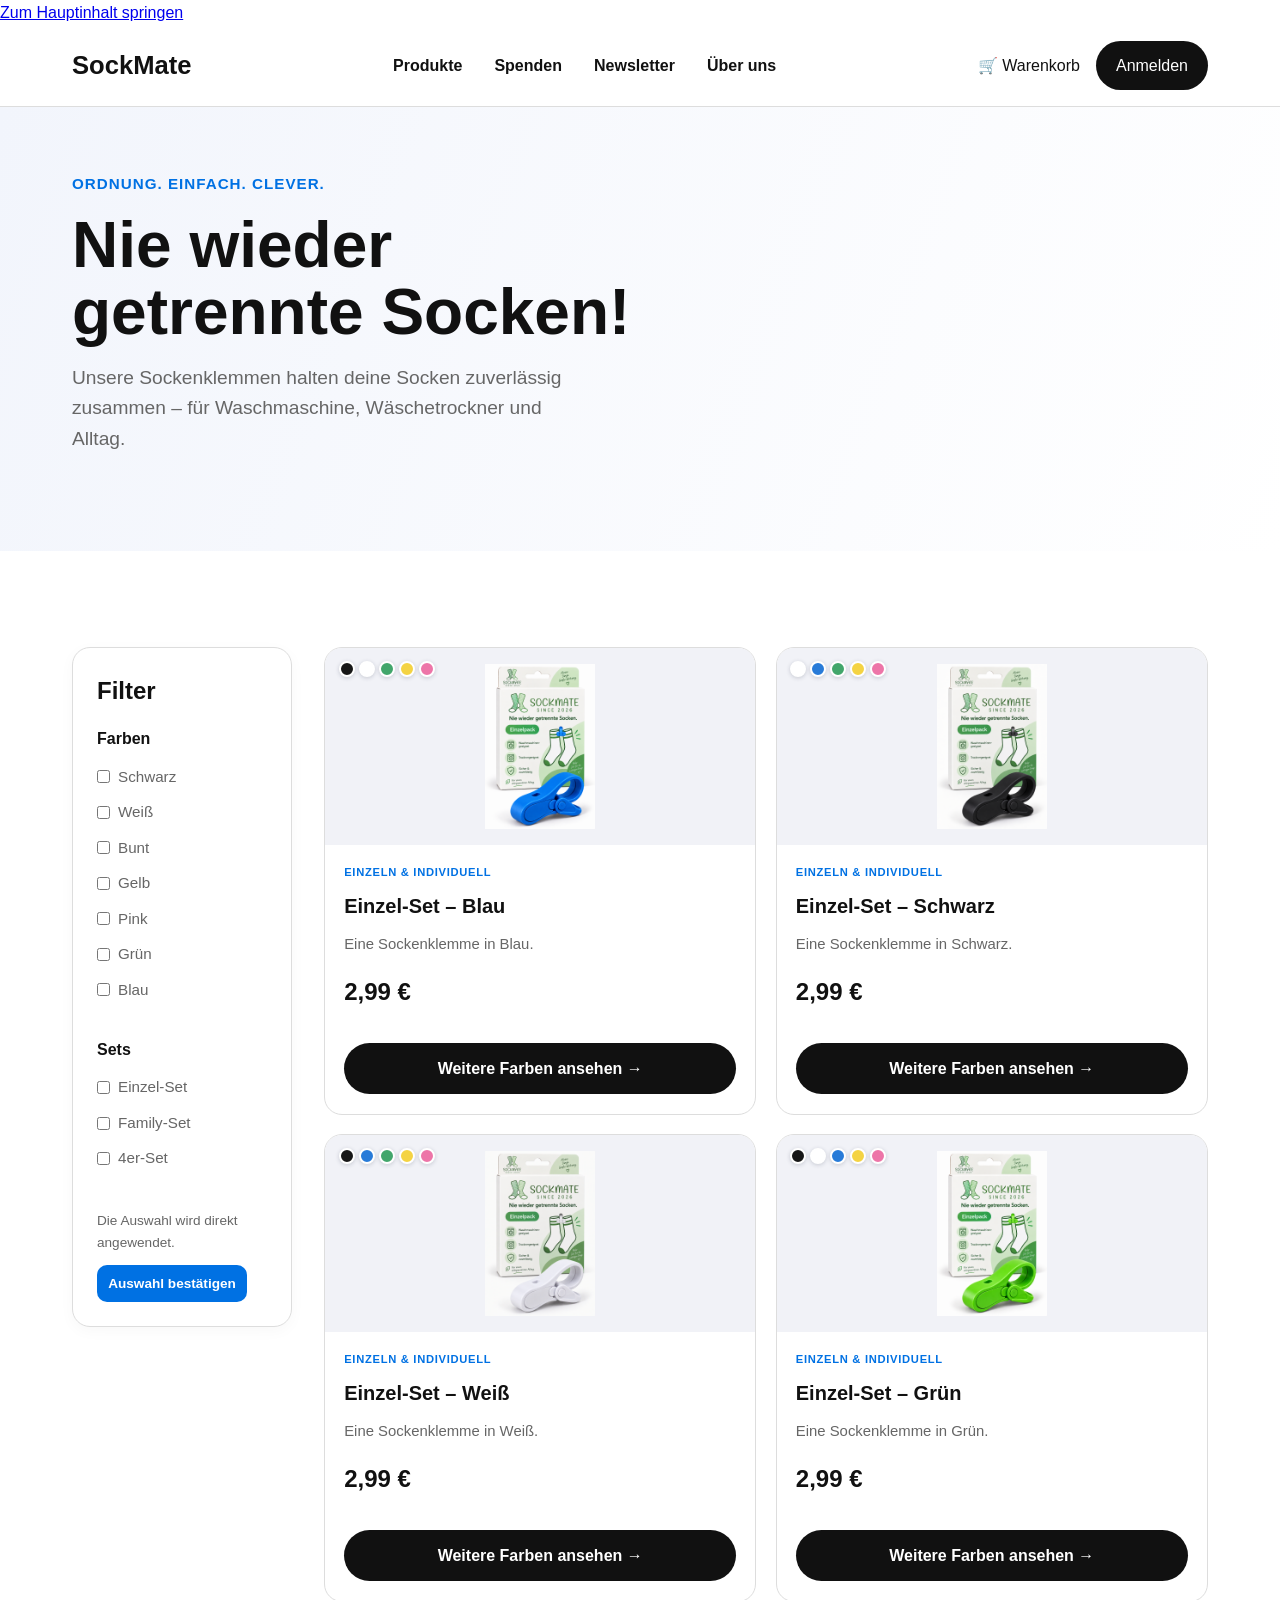
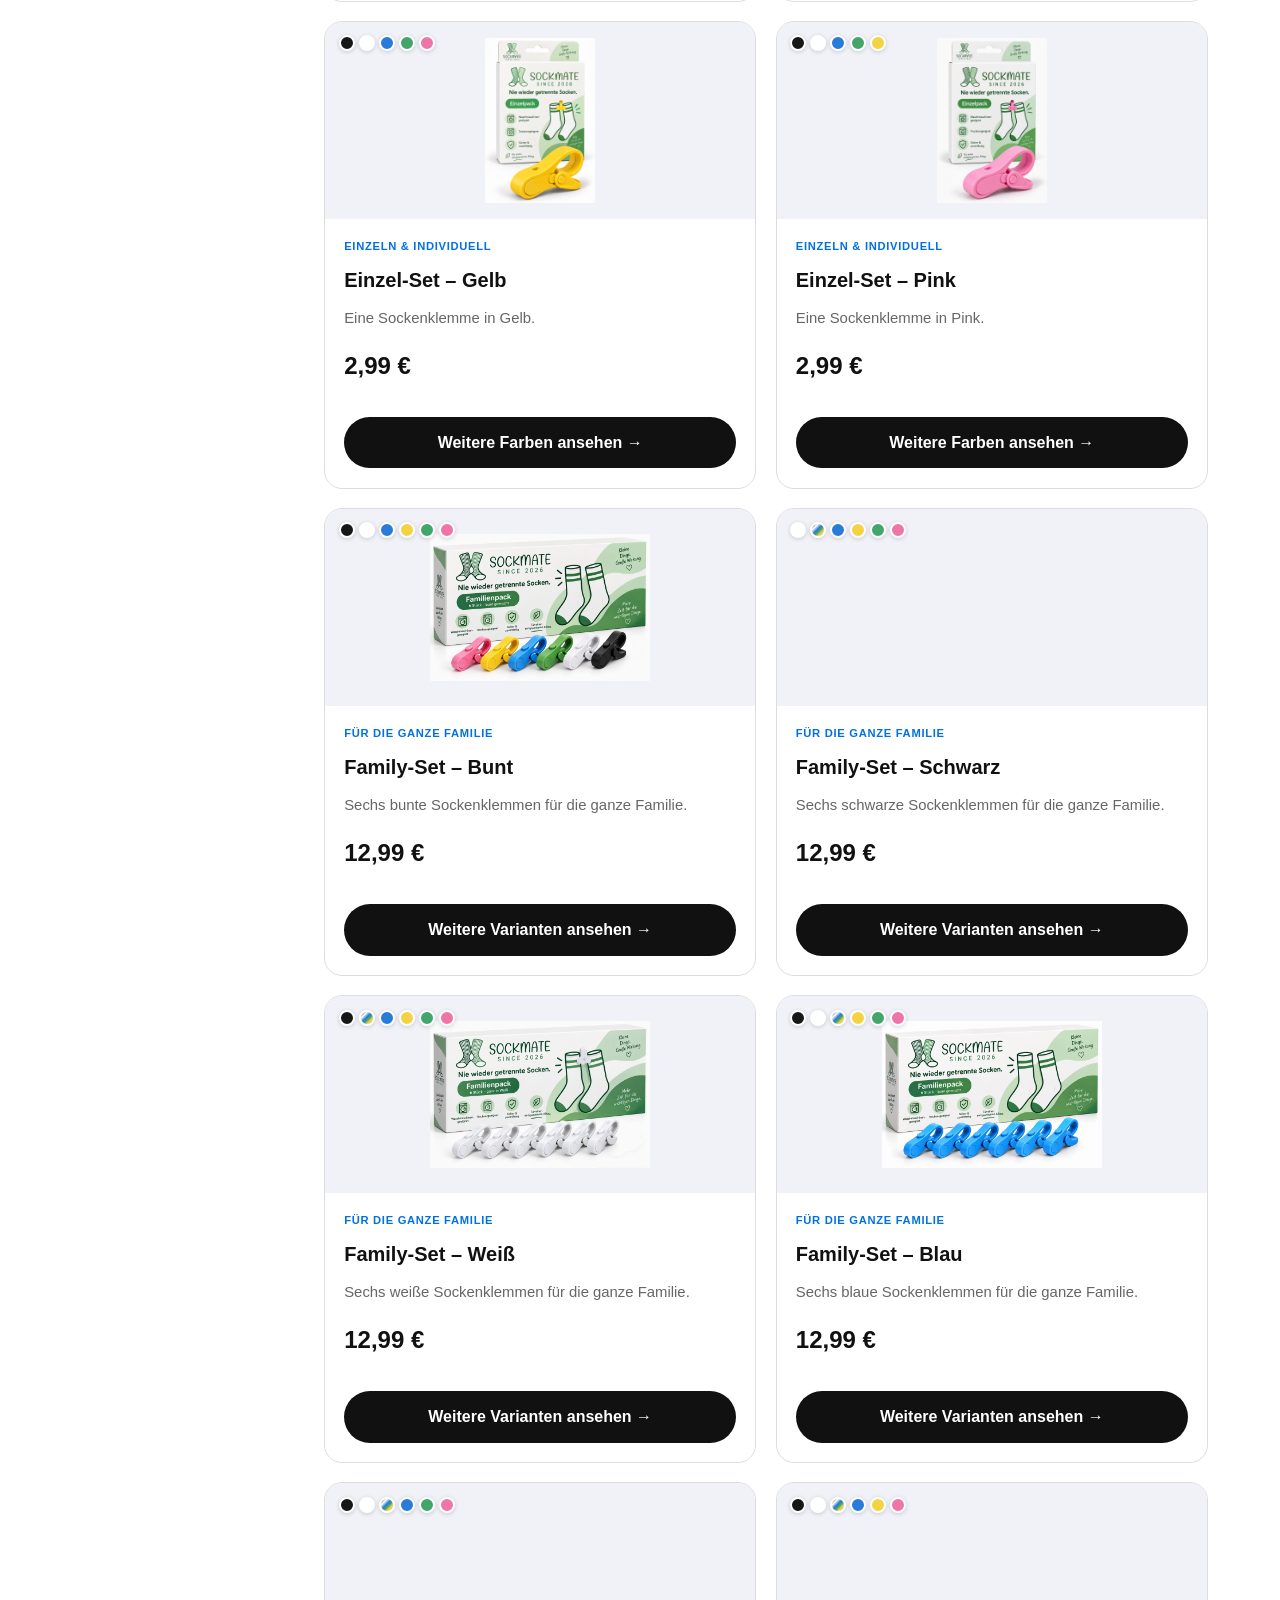
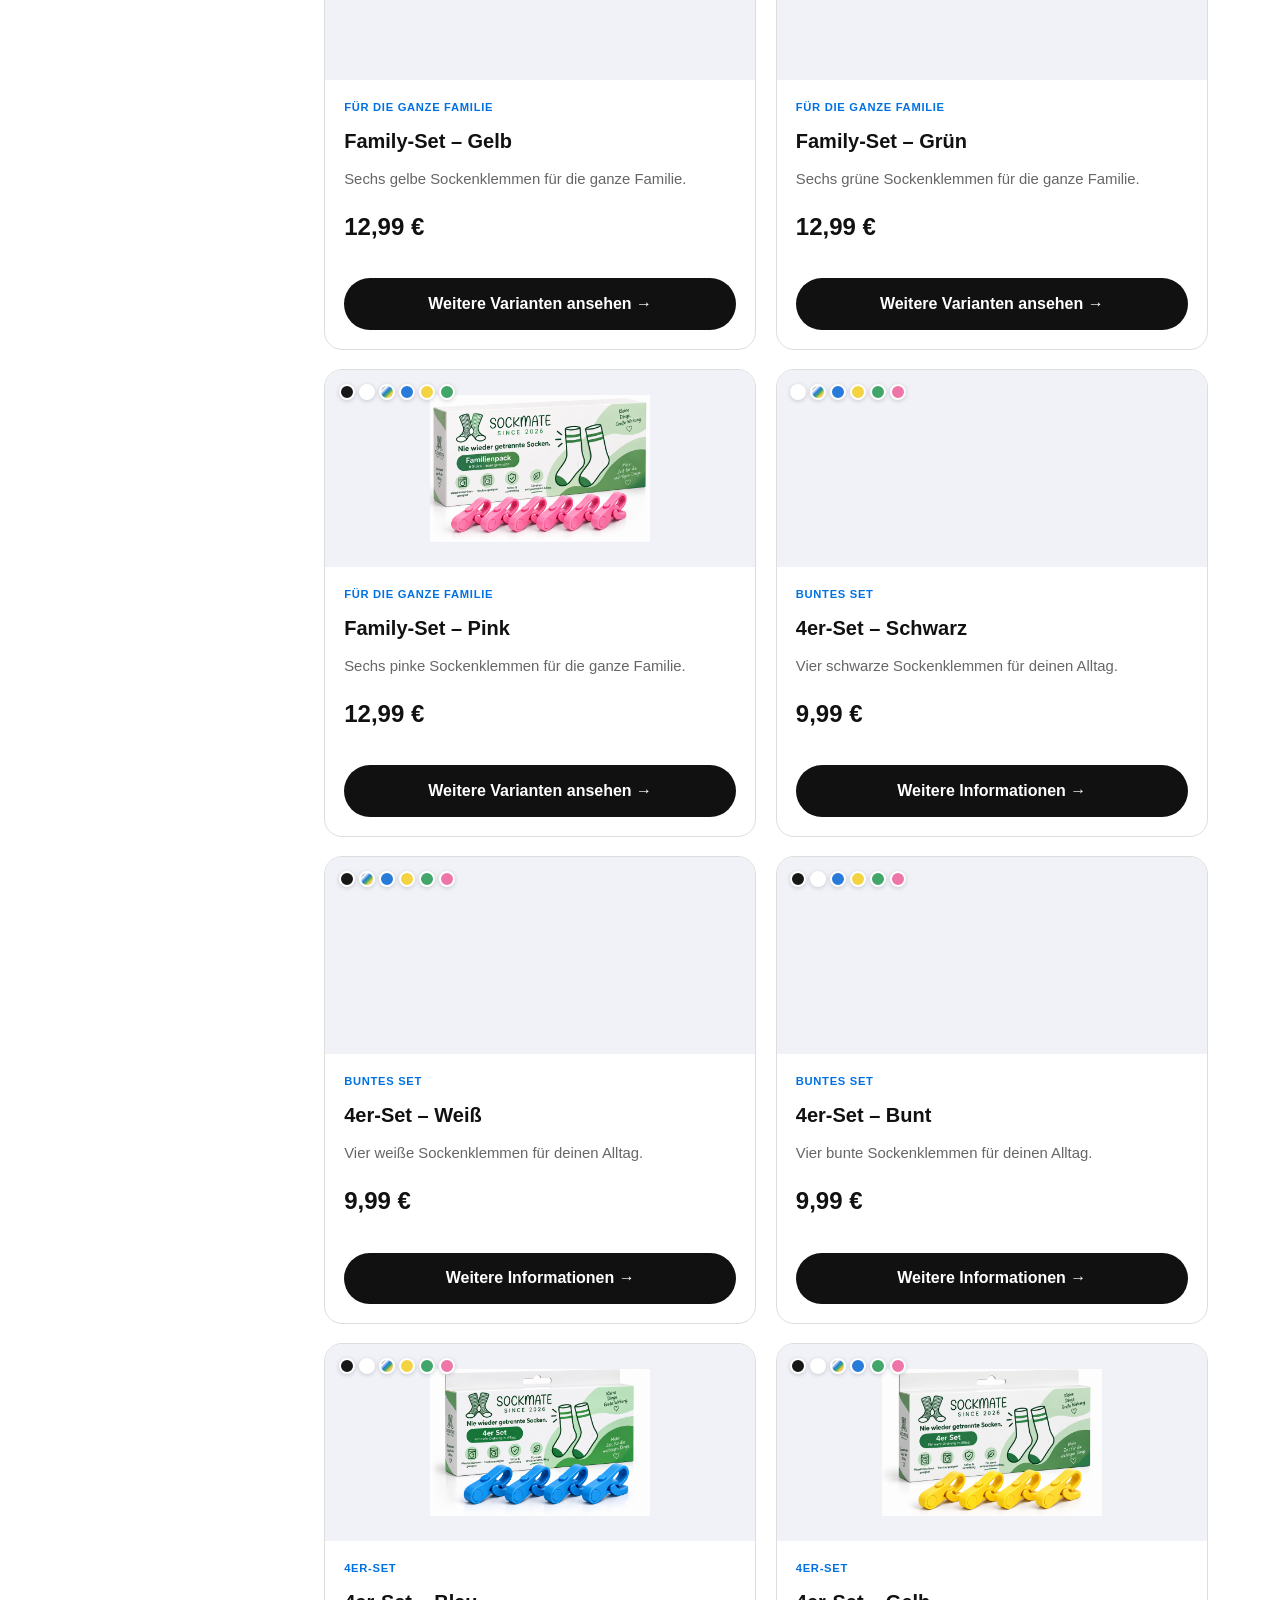
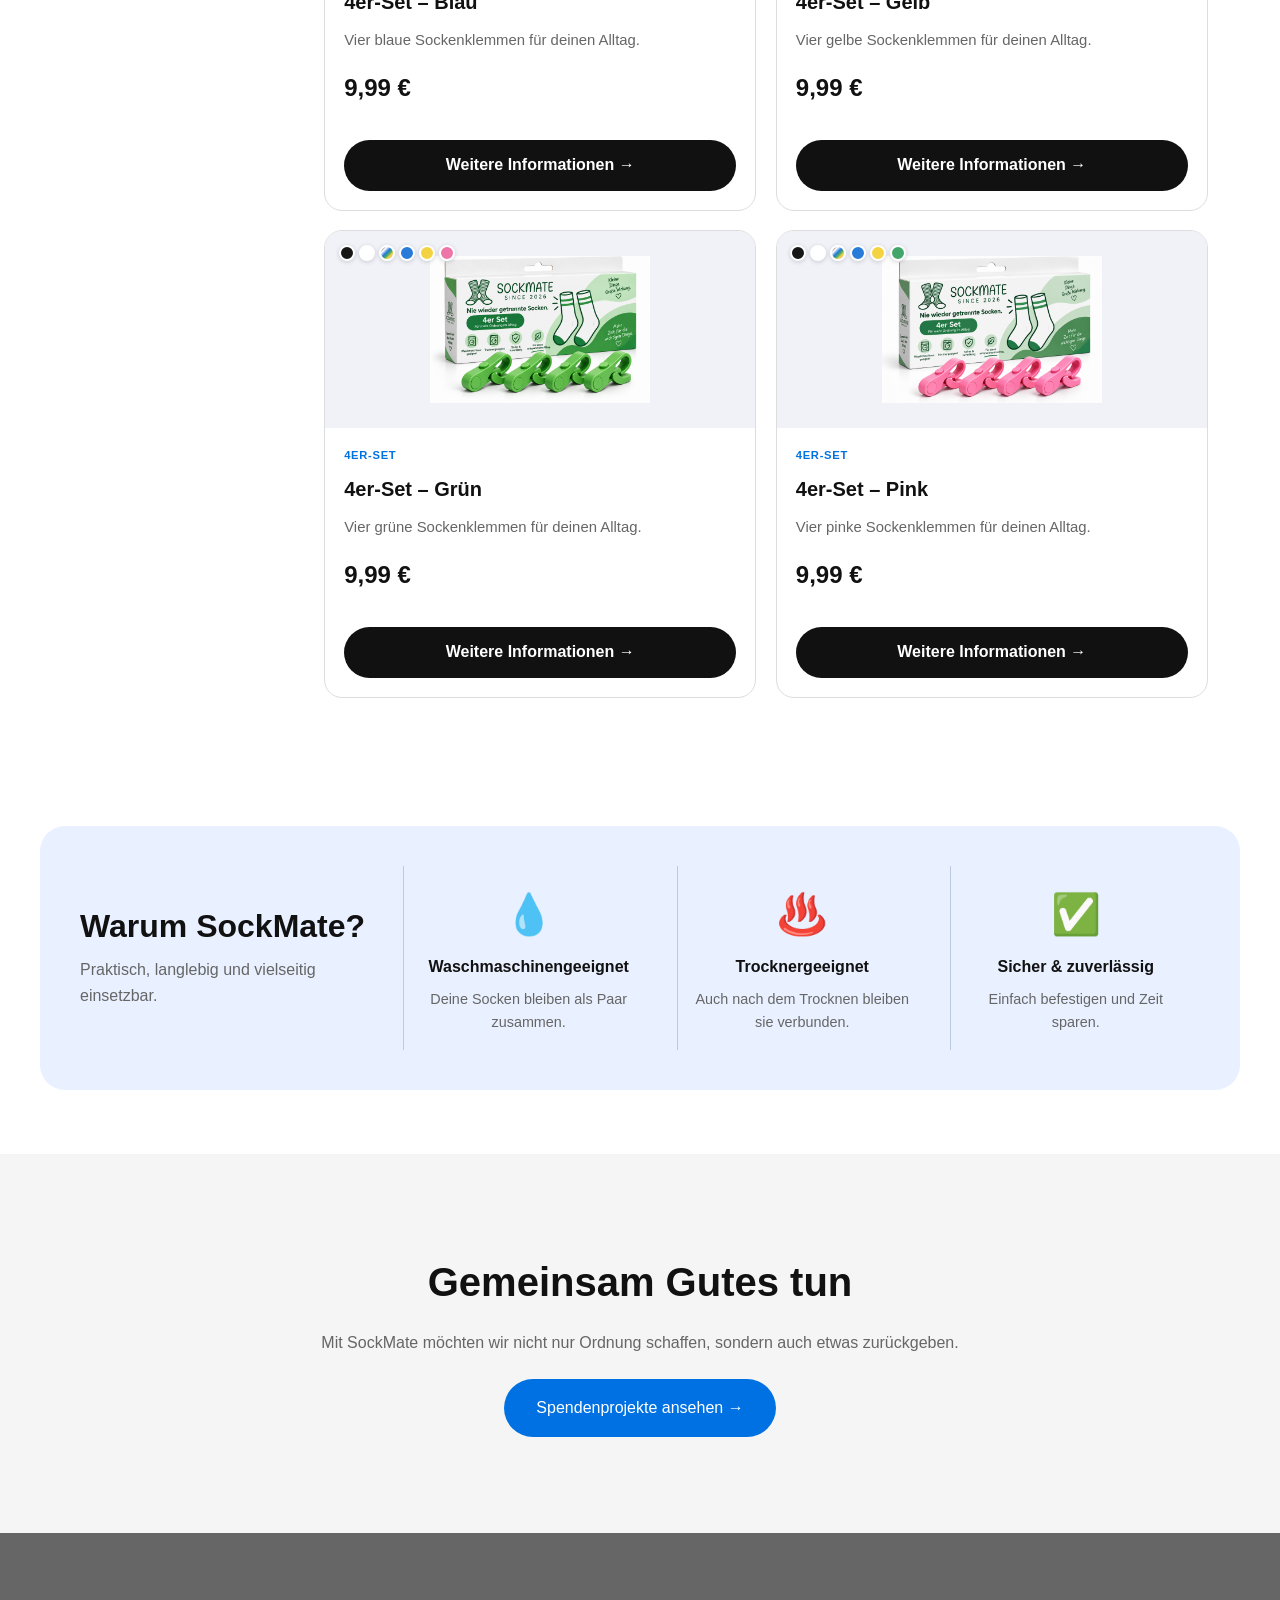
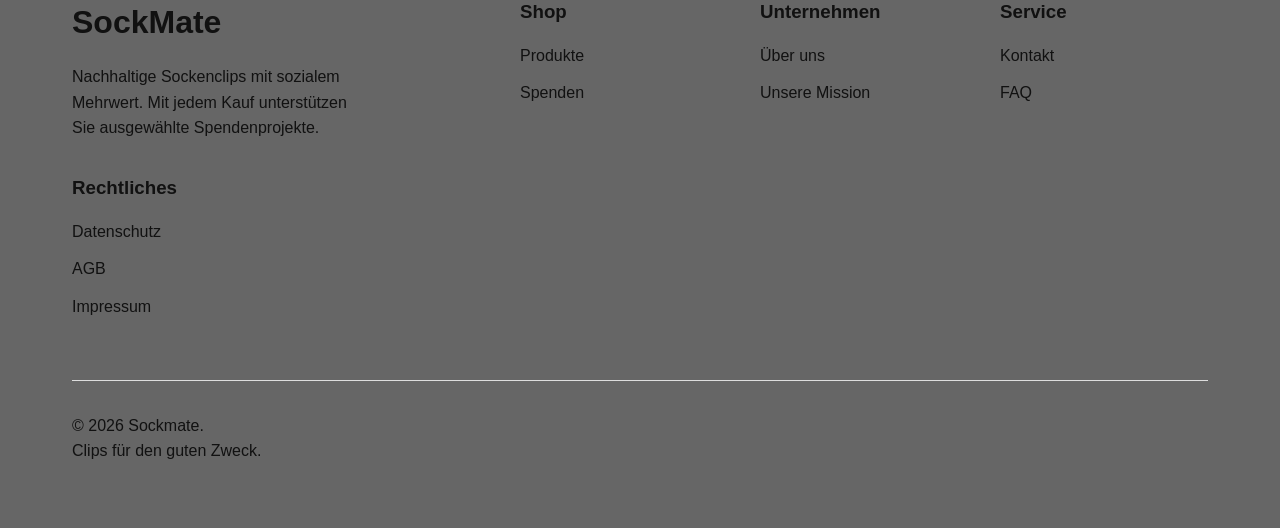
<file: pages/product.html>
<!DOCTYPE html>
<html lang="de">

<head>
    <meta charset="UTF-8">
    <meta name="viewport" content="width=device-width, initial-scale=1">
    <meta name="description" content="SockMate hält Socken beim Waschen und Trocknen zusammen. Entdecke Einzel-Sets, Family-Sets und 4er-Sets.">
    <title>SockMate – Nie wieder getrennte Socken</title>
    <link rel="stylesheet" href="../css/styles.css">
</head>

<body>
    <a class="skip-link" href="#main-content">Zum Hauptinhalt springen</a>

    <!-- HEADER -->
    <header>
        <div class="container header-content">

            <a class="logo" href="index.html">SockMate</a>

            <nav aria-label="Hauptnavigation">
                <ul>
                    <li><a href="product.html" aria-current="page">Produkte</a></li>
                    <li><a href="donation.html">Spenden</a></li>
                    <li><a href="newsletter.html">Newsletter</a></li>
                    <li><a href="about.html">Über uns</a></li>
                </ul>
            </nav>

            <div class="header-actions">
                <a href="cart.html">🛒 Warenkorb</a>
                <a href="login.html">Anmelden</a>
            </div>

        </div>
    </header>


    <main id="main-content">

        <!-- HERO -->
        <section class="hero">
            <div class="container hero-content">

                <div class="hero-text">

                    <span class="eyebrow">
                        ORDNUNG. EINFACH. CLEVER.
                    </span>

                    <h2>
                        Nie wieder<br>getrennte Socken!
                    </h2>

                    <p>
                        Unsere Sockenklemmen halten deine Socken
                        zuverlässig zusammen – für Waschmaschine,
                        Wäschetrockner und Alltag.
                    </p>

                </div>

            </div>
        </section>


        <!-- PRODUKTE -->
        <section class="products">

            <div class="container product-layout">

                <!-- FILTER -->
                <aside class="product-filter" aria-label="Produktfilter">

                    <h2>Filter</h2>

                    <!-- FARBEN -->
                    <div class="filter-option" role="group" aria-labelledby="filter-colors-heading">

                        <h3 id="filter-colors-heading">Farben</h3>

                        <label>
                            <input class="filter-color" type="checkbox" id="filter-black">
                            Schwarz
                        </label>

                        <label>
                            <input class="filter-color" type="checkbox" id="filter-white">
                            Weiß
                        </label>

                        <label>
                            <input class="filter-color" type="checkbox" id="filter-colorful">
                            Bunt
                        </label>

                        <label>
                            <input class="filter-color" type="checkbox" id="filter-yellow">
                            Gelb
                        </label>

                        <label>
                            <input class="filter-color" type="checkbox" id="filter-pink">
                            Pink
                        </label>

                        <label>
                            <input class="filter-color" type="checkbox" id="filter-green">
                            Grün
                        </label>

                        <label>
                            <input class="filter-color" type="checkbox" id="filter-blue">
                            Blau
                        </label>

                    </div>


                    <!-- SETS -->
                    <div class="filter-option" role="group" aria-labelledby="filter-sets-heading">

                        <h3 id="filter-sets-heading">Sets</h3>

                        <label>
                            <input class="filter-set" type="checkbox" id="filter-single-set">
                            Einzel-Set
                        </label>

                        <label>
                            <input class="filter-set" type="checkbox" id="filter-family-set">
                            Family-Set
                        </label>

                        <label>
                            <input class="filter-set" type="checkbox" id="filter-fourer-set">
                            4er-Set
                        </label>

                    </div>

                    <p class="filter-help">Die Auswahl wird direkt angewendet.</p>
                    <button class="product-button filter-confirm-button" type="button">Auswahl bestätigen</button>

                </aside>


                <!-- PRODUKTLISTE -->
                <div class="product-list" id="product-results" aria-label="Produkte">


                    <article class="product-item product-variant variant-blue variant-single" id="single-set">
                        <div class="product-variant-image">
                            <div class="other-color-swatches">
                                <a href="product-details.html#detail-black" aria-label="Schwarz auswählen"><span class="color-swatch black" aria-hidden="true"></span></a>
                                <a href="product-details.html#detail-white" aria-label="Weiß auswählen"><span class="color-swatch white" aria-hidden="true"></span></a>
                                <a href="product-details.html#detail-green" aria-label="Grün auswählen"><span class="color-swatch green" aria-hidden="true"></span></a>
                                <a href="product-details.html#detail-yellow" aria-label="Gelb auswählen"><span class="color-swatch yellow" aria-hidden="true"></span></a>
                                <a href="product-details.html#detail-pink" aria-label="Rosa auswählen"><span class="color-swatch pink" aria-hidden="true"></span></a>
                            </div>
                            <img loading="lazy" decoding="async" src="materials/Einzel-Set blau.png"
                                 alt="SockMate Einzel-Set in Blau">
                        </div>
                        <div class="product-info">
                            <span class="product-category">EINZELN &amp; INDIVIDUELL</span>
                            <h2>Einzel-Set – Blau</h2>
                            <p>Eine Sockenklemme in Blau.</p>
                            <p class="product-price">2,99 €</p>
                            <a href="product-details.html#detail-blue" class="product-button">
                                Weitere Farben ansehen →
                            </a>
                        </div>
                    </article>

                    <article class="product-item product-variant variant-black variant-single">
                        <div class="product-variant-image">
                            <div class="other-color-swatches">
                                <a href="product-details.html#detail-white" aria-label="Weiß auswählen"><span class="color-swatch white" aria-hidden="true"></span></a>
                                <a href="product-details.html#detail-blue" aria-label="Blau auswählen"><span class="color-swatch blue" aria-hidden="true"></span></a>
                                <a href="product-details.html#detail-green" aria-label="Grün auswählen"><span class="color-swatch green" aria-hidden="true"></span></a>
                                <a href="product-details.html#detail-yellow" aria-label="Gelb auswählen"><span class="color-swatch yellow" aria-hidden="true"></span></a>
                                <a href="product-details.html#detail-pink" aria-label="Rosa auswählen"><span class="color-swatch pink" aria-hidden="true"></span></a>
                            </div>
                            <img loading="lazy" decoding="async" src="materials/Einzel-Set schwarz.png"
                                 alt="SockMate Einzel-Set in Schwarz">
                        </div>
                        <div class="product-info">
                            <span class="product-category">EINZELN &amp; INDIVIDUELL</span>
                            <h2>Einzel-Set – Schwarz</h2>
                            <p>Eine Sockenklemme in Schwarz.</p>
                            <p class="product-price">2,99 €</p>
                            <a href="product-details.html#detail-black" class="product-button">
                                Weitere Farben ansehen →
                            </a>
                        </div>
                    </article>

                    <article class="product-item product-variant variant-white variant-single">
                        <div class="product-variant-image">
                            <div class="other-color-swatches">
                                <a href="product-details.html#detail-black" aria-label="Schwarz auswählen"><span class="color-swatch black" aria-hidden="true"></span></a>
                                <a href="product-details.html#detail-blue" aria-label="Blau auswählen"><span class="color-swatch blue" aria-hidden="true"></span></a>
                                <a href="product-details.html#detail-green" aria-label="Grün auswählen"><span class="color-swatch green" aria-hidden="true"></span></a>
                                <a href="product-details.html#detail-yellow" aria-label="Gelb auswählen"><span class="color-swatch yellow" aria-hidden="true"></span></a>
                                <a href="product-details.html#detail-pink" aria-label="Rosa auswählen"><span class="color-swatch pink" aria-hidden="true"></span></a>
                            </div>
                            <img loading="lazy" decoding="async" src="materials/Einzel-Set weiss.png"
                                 alt="SockMate Einzel-Set in Weiß">
                        </div>
                        <div class="product-info">
                            <span class="product-category">EINZELN &amp; INDIVIDUELL</span>
                            <h2>Einzel-Set – Weiß</h2>
                            <p>Eine Sockenklemme in Weiß.</p>
                            <p class="product-price">2,99 €</p>
                            <a href="product-details.html#detail-white" class="product-button">
                                Weitere Farben ansehen →
                            </a>
                        </div>
                    </article>

                    <article class="product-item product-variant variant-green variant-single">
                        <div class="product-variant-image">
                            <div class="other-color-swatches">
                                <a href="product-details.html#detail-black" aria-label="Schwarz auswählen"><span class="color-swatch black" aria-hidden="true"></span></a>
                                <a href="product-details.html#detail-white" aria-label="Weiß auswählen"><span class="color-swatch white" aria-hidden="true"></span></a>
                                <a href="product-details.html#detail-blue" aria-label="Blau auswählen"><span class="color-swatch blue" aria-hidden="true"></span></a>
                                <a href="product-details.html#detail-yellow" aria-label="Gelb auswählen"><span class="color-swatch yellow" aria-hidden="true"></span></a>
                                <a href="product-details.html#detail-pink" aria-label="Rosa auswählen"><span class="color-swatch pink" aria-hidden="true"></span></a>
                            </div>
                            <img loading="lazy" decoding="async" src="materials/Einzel-Set gruen.png"
                                 alt="SockMate Einzel-Set in Grün">
                        </div>
                        <div class="product-info">
                            <span class="product-category">EINZELN &amp; INDIVIDUELL</span>
                            <h2>Einzel-Set – Grün</h2>
                            <p>Eine Sockenklemme in Grün.</p>
                            <p class="product-price">2,99 €</p>
                            <a href="product-details.html#detail-green" class="product-button">
                                Weitere Farben ansehen →
                            </a>
                        </div>
                    </article>

                    <article class="product-item product-variant variant-yellow variant-single">
                        <div class="product-variant-image">
                            <div class="other-color-swatches">
                                <a href="product-details.html#detail-black" aria-label="Schwarz auswählen"><span class="color-swatch black" aria-hidden="true"></span></a>
                                <a href="product-details.html#detail-white" aria-label="Weiß auswählen"><span class="color-swatch white" aria-hidden="true"></span></a>
                                <a href="product-details.html#detail-blue" aria-label="Blau auswählen"><span class="color-swatch blue" aria-hidden="true"></span></a>
                                <a href="product-details.html#detail-green" aria-label="Grün auswählen"><span class="color-swatch green" aria-hidden="true"></span></a>
                                <a href="product-details.html#detail-pink" aria-label="Rosa auswählen"><span class="color-swatch pink" aria-hidden="true"></span></a>
                            </div>
                            <img loading="lazy" decoding="async" src="materials/Einzel-Set gelb.png"
                                 alt="SockMate Einzel-Set in Gelb">
                        </div>
                        <div class="product-info">
                            <span class="product-category">EINZELN &amp; INDIVIDUELL</span>
                            <h2>Einzel-Set – Gelb</h2>
                            <p>Eine Sockenklemme in Gelb.</p>
                            <p class="product-price">2,99 €</p>
                            <a href="product-details.html#detail-yellow" class="product-button">
                                Weitere Farben ansehen →
                            </a>
                        </div>
                    </article>

                    <article class="product-item product-variant variant-pink variant-single">
                        <div class="product-variant-image">
                            <div class="other-color-swatches">
                                <a href="product-details.html#detail-black" aria-label="Schwarz auswählen"><span class="color-swatch black" aria-hidden="true"></span></a>
                                <a href="product-details.html#detail-white" aria-label="Weiß auswählen"><span class="color-swatch white" aria-hidden="true"></span></a>
                                <a href="product-details.html#detail-blue" aria-label="Blau auswählen"><span class="color-swatch blue" aria-hidden="true"></span></a>
                                <a href="product-details.html#detail-green" aria-label="Grün auswählen"><span class="color-swatch green" aria-hidden="true"></span></a>
                                <a href="product-details.html#detail-yellow" aria-label="Gelb auswählen"><span class="color-swatch yellow" aria-hidden="true"></span></a>
                            </div>
                            <img loading="lazy" decoding="async" src="materials/Einzel-Set pink.png"
                                 alt="SockMate Einzel-Set in Pink">
                        </div>
                        <div class="product-info">
                            <span class="product-category">EINZELN &amp; INDIVIDUELL</span>
                            <h2>Einzel-Set – Pink</h2>
                            <p>Eine Sockenklemme in Pink.</p>
                            <p class="product-price">2,99 €</p>
                            <a href="product-details.html#detail-pink" class="product-button">
                                Weitere Farben ansehen →
                            </a>
                        </div>
                    </article>

                    <article class="product-item product-variant variant-colorful variant-family" id="family-set">
                        <div class="product-variant-image">
                            <div class="other-color-swatches">
                                <a href="product-details.html#family-detail-black" aria-label="Family-Set Schwarz auswählen"><span class="color-swatch black" aria-hidden="true"></span></a>
                                <a href="product-details.html#family-detail-white" aria-label="Family-Set Weiß auswählen"><span class="color-swatch white" aria-hidden="true"></span></a>
                                <a href="product-details.html#family-detail-blue" aria-label="Family-Set Blau auswählen"><span class="color-swatch blue" aria-hidden="true"></span></a>
                                <a href="product-details.html#family-detail-yellow" aria-label="Family-Set Gelb auswählen"><span class="color-swatch yellow" aria-hidden="true"></span></a>
                                <a href="product-details.html#family-detail-green" aria-label="Family-Set Grün auswählen"><span class="color-swatch green" aria-hidden="true"></span></a>
                                <a href="product-details.html#family-detail-pink" aria-label="Family-Set Pink auswählen"><span class="color-swatch pink" aria-hidden="true"></span></a>
                            </div>
                            <img loading="lazy" decoding="async" src="materials/Familien-Set bunt.png"
                                 alt="SockMate Family-Set mit sechs bunten Clips">
                        </div>
                        <div class="product-info">
                            <span class="product-category">FÜR DIE GANZE FAMILIE</span>
                            <h2>Family-Set – Bunt</h2>
                            <p>Sechs bunte Sockenklemmen für die ganze Familie.</p>
                            <p class="product-price">12,99 €</p>
                            <a href="product-details.html#family-detail-colorful" class="product-button">
                                Weitere Varianten ansehen →
                            </a>
                        </div>
                    </article>

                    <article class="product-item product-variant variant-black variant-family">
                        <div class="product-variant-image">
                            <div class="other-color-swatches">
                                <a href="product-details.html#family-detail-white" aria-label="Family-Set Weiß auswählen"><span class="color-swatch white" aria-hidden="true"></span></a>
                                <a href="product-details.html#family-detail-colorful" aria-label="Family-Set Bunt auswählen"><span class="color-swatch colorful" aria-hidden="true"></span></a>
                                <a href="product-details.html#family-detail-blue" aria-label="Family-Set Blau auswählen"><span class="color-swatch blue" aria-hidden="true"></span></a>
                                <a href="product-details.html#family-detail-yellow" aria-label="Family-Set Gelb auswählen"><span class="color-swatch yellow" aria-hidden="true"></span></a>
                                <a href="product-details.html#family-detail-green" aria-label="Family-Set Grün auswählen"><span class="color-swatch green" aria-hidden="true"></span></a>
                                <a href="product-details.html#family-detail-pink" aria-label="Family-Set Pink auswählen"><span class="color-swatch pink" aria-hidden="true"></span></a>
                            </div>
                            <img loading="lazy" decoding="async" src="materials/Familien-Set schwarz.png"
                                 alt="SockMate Family-Set mit sechs schwarzen Clips">
                        </div>
                        <div class="product-info">
                            <span class="product-category">FÜR DIE GANZE FAMILIE</span>
                            <h2>Family-Set – Schwarz</h2>
                            <p>Sechs schwarze Sockenklemmen für die ganze Familie.</p>
                            <p class="product-price">12,99 €</p>
                            <a href="product-details.html#family-detail-black" class="product-button">
                                Weitere Varianten ansehen →
                            </a>
                        </div>
                    </article>

                    <article class="product-item product-variant variant-white variant-family">
                        <div class="product-variant-image">
                            <div class="other-color-swatches">
                                <a href="product-details.html#family-detail-black" aria-label="Family-Set Schwarz auswählen"><span class="color-swatch black" aria-hidden="true"></span></a>
                                <a href="product-details.html#family-detail-colorful" aria-label="Family-Set Bunt auswählen"><span class="color-swatch colorful" aria-hidden="true"></span></a>
                                <a href="product-details.html#family-detail-blue" aria-label="Family-Set Blau auswählen"><span class="color-swatch blue" aria-hidden="true"></span></a>
                                <a href="product-details.html#family-detail-yellow" aria-label="Family-Set Gelb auswählen"><span class="color-swatch yellow" aria-hidden="true"></span></a>
                                <a href="product-details.html#family-detail-green" aria-label="Family-Set Grün auswählen"><span class="color-swatch green" aria-hidden="true"></span></a>
                                <a href="product-details.html#family-detail-pink" aria-label="Family-Set Pink auswählen"><span class="color-swatch pink" aria-hidden="true"></span></a>
                            </div>
                            <img loading="lazy" decoding="async" src="materials/Familien-Set weiss.png"
                                 alt="SockMate Family-Set mit sechs weißen Clips">
                        </div>
                        <div class="product-info">
                            <span class="product-category">FÜR DIE GANZE FAMILIE</span>
                            <h2>Family-Set – Weiß</h2>
                            <p>Sechs weiße Sockenklemmen für die ganze Familie.</p>
                            <p class="product-price">12,99 €</p>
                            <a href="product-details.html#family-detail-white" class="product-button">
                                Weitere Varianten ansehen →
                            </a>
                        </div>
                    </article>

                    <article class="product-item product-variant variant-blue variant-family">
                        <div class="product-variant-image">
                            <div class="other-color-swatches">
                                <a href="product-details.html#family-detail-black" aria-label="Family-Set Schwarz auswählen"><span class="color-swatch black" aria-hidden="true"></span></a>
                                <a href="product-details.html#family-detail-white" aria-label="Family-Set Weiß auswählen"><span class="color-swatch white" aria-hidden="true"></span></a>
                                <a href="product-details.html#family-detail-colorful" aria-label="Family-Set Bunt auswählen"><span class="color-swatch colorful" aria-hidden="true"></span></a>
                                <a href="product-details.html#family-detail-yellow" aria-label="Family-Set Gelb auswählen"><span class="color-swatch yellow" aria-hidden="true"></span></a>
                                <a href="product-details.html#family-detail-green" aria-label="Family-Set Grün auswählen"><span class="color-swatch green" aria-hidden="true"></span></a>
                                <a href="product-details.html#family-detail-pink" aria-label="Family-Set Pink auswählen"><span class="color-swatch pink" aria-hidden="true"></span></a>
                            </div>
                            <img loading="lazy" decoding="async" src="materials/Familien-Set blau.png" alt="SockMate Family-Set mit sechs blauen Clips">
                        </div>
                        <div class="product-info">
                            <span class="product-category">FÜR DIE GANZE FAMILIE</span>
                            <h2>Family-Set – Blau</h2>
                            <p>Sechs blaue Sockenklemmen für die ganze Familie.</p>
                            <p class="product-price">12,99 €</p>
                            <a href="product-details.html#family-detail-blue" class="product-button">Weitere Varianten ansehen →</a>
                        </div>
                    </article>

                    <article class="product-item product-variant variant-yellow variant-family">
                        <div class="product-variant-image">
                            <div class="other-color-swatches">
                                <a href="product-details.html#family-detail-black" aria-label="Family-Set Schwarz auswählen"><span class="color-swatch black" aria-hidden="true"></span></a>
                                <a href="product-details.html#family-detail-white" aria-label="Family-Set Weiß auswählen"><span class="color-swatch white" aria-hidden="true"></span></a>
                                <a href="product-details.html#family-detail-colorful" aria-label="Family-Set Bunt auswählen"><span class="color-swatch colorful" aria-hidden="true"></span></a>
                                <a href="product-details.html#family-detail-blue" aria-label="Family-Set Blau auswählen"><span class="color-swatch blue" aria-hidden="true"></span></a>
                                <a href="product-details.html#family-detail-green" aria-label="Family-Set Grün auswählen"><span class="color-swatch green" aria-hidden="true"></span></a>
                                <a href="product-details.html#family-detail-pink" aria-label="Family-Set Pink auswählen"><span class="color-swatch pink" aria-hidden="true"></span></a>
                            </div>
                            <img loading="lazy" decoding="async" src="materials/Familien-Set gelb.png" alt="SockMate Family-Set mit sechs gelben Clips">
                        </div>
                        <div class="product-info">
                            <span class="product-category">FÜR DIE GANZE FAMILIE</span>
                            <h2>Family-Set – Gelb</h2>
                            <p>Sechs gelbe Sockenklemmen für die ganze Familie.</p>
                            <p class="product-price">12,99 €</p>
                            <a href="product-details.html#family-detail-yellow" class="product-button">Weitere Varianten ansehen →</a>
                        </div>
                    </article>

                    <article class="product-item product-variant variant-green variant-family">
                        <div class="product-variant-image">
                            <div class="other-color-swatches">
                                <a href="product-details.html#family-detail-black" aria-label="Family-Set Schwarz auswählen"><span class="color-swatch black" aria-hidden="true"></span></a>
                                <a href="product-details.html#family-detail-white" aria-label="Family-Set Weiß auswählen"><span class="color-swatch white" aria-hidden="true"></span></a>
                                <a href="product-details.html#family-detail-colorful" aria-label="Family-Set Bunt auswählen"><span class="color-swatch colorful" aria-hidden="true"></span></a>
                                <a href="product-details.html#family-detail-blue" aria-label="Family-Set Blau auswählen"><span class="color-swatch blue" aria-hidden="true"></span></a>
                                <a href="product-details.html#family-detail-yellow" aria-label="Family-Set Gelb auswählen"><span class="color-swatch yellow" aria-hidden="true"></span></a>
                                <a href="product-details.html#family-detail-pink" aria-label="Family-Set Pink auswählen"><span class="color-swatch pink" aria-hidden="true"></span></a>
                            </div>
                            <img loading="lazy" decoding="async" src="materials/Familien-Set gruen.png" alt="SockMate Family-Set mit sechs grünen Clips">
                        </div>
                        <div class="product-info">
                            <span class="product-category">FÜR DIE GANZE FAMILIE</span>
                            <h2>Family-Set – Grün</h2>
                            <p>Sechs grüne Sockenklemmen für die ganze Familie.</p>
                            <p class="product-price">12,99 €</p>
                            <a href="product-details.html#family-detail-green" class="product-button">Weitere Varianten ansehen →</a>
                        </div>
                    </article>

                    <article class="product-item product-variant variant-pink variant-family">
                        <div class="product-variant-image">
                            <div class="other-color-swatches">
                                <a href="product-details.html#family-detail-black" aria-label="Family-Set Schwarz auswählen"><span class="color-swatch black" aria-hidden="true"></span></a>
                                <a href="product-details.html#family-detail-white" aria-label="Family-Set Weiß auswählen"><span class="color-swatch white" aria-hidden="true"></span></a>
                                <a href="product-details.html#family-detail-colorful" aria-label="Family-Set Bunt auswählen"><span class="color-swatch colorful" aria-hidden="true"></span></a>
                                <a href="product-details.html#family-detail-blue" aria-label="Family-Set Blau auswählen"><span class="color-swatch blue" aria-hidden="true"></span></a>
                                <a href="product-details.html#family-detail-yellow" aria-label="Family-Set Gelb auswählen"><span class="color-swatch yellow" aria-hidden="true"></span></a>
                                <a href="product-details.html#family-detail-green" aria-label="Family-Set Grün auswählen"><span class="color-swatch green" aria-hidden="true"></span></a>
                            </div>
                            <img loading="lazy" decoding="async" src="materials/Familien-Set pink.png" alt="SockMate Family-Set mit sechs pinken Clips">
                        </div>
                        <div class="product-info">
                            <span class="product-category">FÜR DIE GANZE FAMILIE</span>
                            <h2>Family-Set – Pink</h2>
                            <p>Sechs pinke Sockenklemmen für die ganze Familie.</p>
                            <p class="product-price">12,99 €</p>
                            <a href="product-details.html#family-detail-pink" class="product-button">Weitere Varianten ansehen →</a>
                        </div>
                    </article>

                    <article class="product-item product-variant variant-black variant-fourer" id="fourer-set">
                        <div class="product-variant-image">
                            <div class="other-color-swatches">
                                <a href="product-details.html#fourer-detail-white" aria-label="4er-Set Weiß auswählen"><span class="color-swatch white" aria-hidden="true"></span></a>
                                <a href="product-details.html#fourer-detail-colorful" aria-label="4er-Set Bunt auswählen"><span class="color-swatch colorful" aria-hidden="true"></span></a>
                                <a href="product-details.html#fourer-detail-blue" aria-label="4er-Set Blau auswählen"><span class="color-swatch blue" aria-hidden="true"></span></a>
                                <a href="product-details.html#fourer-detail-yellow" aria-label="4er-Set Gelb auswählen"><span class="color-swatch yellow" aria-hidden="true"></span></a>
                                <a href="product-details.html#fourer-detail-green" aria-label="4er-Set Grün auswählen"><span class="color-swatch green" aria-hidden="true"></span></a>
                                <a href="product-details.html#fourer-detail-pink" aria-label="4er-Set Pink auswählen"><span class="color-swatch pink" aria-hidden="true"></span></a>
                            </div>
                            <img loading="lazy" decoding="async" src="materials/4er-Set schwarz.png"
                                 alt="SockMate schwarzes 4er-Set mit vier Sockenklemmen">
                        </div>
                        <div class="product-info">
                            <span class="product-category">BUNTES SET</span>
                            <h2>4er-Set – Schwarz</h2>
                            <p>Vier schwarze Sockenklemmen für deinen Alltag.</p>
                            <p class="product-price">9,99 €</p>
                            <a href="product-details.html#fourer-detail-black" class="product-button">
                                Weitere Informationen →
                            </a>
                        </div>
                    </article>

                    <article class="product-item product-variant variant-white variant-fourer">
                        <div class="product-variant-image">
                            <div class="other-color-swatches">
                                <a href="product-details.html#fourer-detail-black" aria-label="4er-Set Schwarz auswählen"><span class="color-swatch black" aria-hidden="true"></span></a>
                                <a href="product-details.html#fourer-detail-colorful" aria-label="4er-Set Bunt auswählen"><span class="color-swatch colorful" aria-hidden="true"></span></a>
                                <a href="product-details.html#fourer-detail-blue" aria-label="4er-Set Blau auswählen"><span class="color-swatch blue" aria-hidden="true"></span></a>
                                <a href="product-details.html#fourer-detail-yellow" aria-label="4er-Set Gelb auswählen"><span class="color-swatch yellow" aria-hidden="true"></span></a>
                                <a href="product-details.html#fourer-detail-green" aria-label="4er-Set Grün auswählen"><span class="color-swatch green" aria-hidden="true"></span></a>
                                <a href="product-details.html#fourer-detail-pink" aria-label="4er-Set Pink auswählen"><span class="color-swatch pink" aria-hidden="true"></span></a>
                            </div>
                            <img loading="lazy" decoding="async" src="materials/4er-Set weiss.png"
                                 alt="SockMate weißes 4er-Set mit vier Sockenklemmen">
                        </div>
                        <div class="product-info">
                            <span class="product-category">BUNTES SET</span>
                            <h2>4er-Set – Weiß</h2>
                            <p>Vier weiße Sockenklemmen für deinen Alltag.</p>
                            <p class="product-price">9,99 €</p>
                            <a href="product-details.html#fourer-detail-white" class="product-button">
                                Weitere Informationen →
                            </a>
                        </div>
                    </article>

                    <article class="product-item product-variant variant-colorful variant-fourer">
                        <div class="product-variant-image">
                            <div class="other-color-swatches">
                                <a href="product-details.html#fourer-detail-black" aria-label="4er-Set Schwarz auswählen"><span class="color-swatch black" aria-hidden="true"></span></a>
                                <a href="product-details.html#fourer-detail-white" aria-label="4er-Set Weiß auswählen"><span class="color-swatch white" aria-hidden="true"></span></a>
                                <a href="product-details.html#fourer-detail-blue" aria-label="4er-Set Blau auswählen"><span class="color-swatch blue" aria-hidden="true"></span></a>
                                <a href="product-details.html#fourer-detail-yellow" aria-label="4er-Set Gelb auswählen"><span class="color-swatch yellow" aria-hidden="true"></span></a>
                                <a href="product-details.html#fourer-detail-green" aria-label="4er-Set Grün auswählen"><span class="color-swatch green" aria-hidden="true"></span></a>
                                <a href="product-details.html#fourer-detail-pink" aria-label="4er-Set Pink auswählen"><span class="color-swatch pink" aria-hidden="true"></span></a>
                            </div>
                            <img loading="lazy" decoding="async" src="materials/4er-Set bunt.png"
                                 alt="SockMate buntes 4er-Set mit vier Sockenklemmen">
                        </div>
                        <div class="product-info">
                            <span class="product-category">BUNTES SET</span>
                            <h2>4er-Set – Bunt</h2>
                            <p>Vier bunte Sockenklemmen für deinen Alltag.</p>
                            <p class="product-price">9,99 €</p>
                            <a href="product-details.html#fourer-detail-colorful" class="product-button">
                                Weitere Informationen →
                            </a>
                        </div>
                    </article>

                    <article class="product-item product-variant variant-blue variant-fourer">
                        <div class="product-variant-image">
                            <div class="other-color-swatches">
                                <a href="product-details.html#fourer-detail-black" aria-label="4er-Set Schwarz auswählen"><span class="color-swatch black" aria-hidden="true"></span></a>
                                <a href="product-details.html#fourer-detail-white" aria-label="4er-Set Weiß auswählen"><span class="color-swatch white" aria-hidden="true"></span></a>
                                <a href="product-details.html#fourer-detail-colorful" aria-label="4er-Set Bunt auswählen"><span class="color-swatch colorful" aria-hidden="true"></span></a>
                                <a href="product-details.html#fourer-detail-yellow" aria-label="4er-Set Gelb auswählen"><span class="color-swatch yellow" aria-hidden="true"></span></a>
                                <a href="product-details.html#fourer-detail-green" aria-label="4er-Set Grün auswählen"><span class="color-swatch green" aria-hidden="true"></span></a>
                                <a href="product-details.html#fourer-detail-pink" aria-label="4er-Set Pink auswählen"><span class="color-swatch pink" aria-hidden="true"></span></a>
                            </div>
                            <img loading="lazy" decoding="async" src="materials/4er-Set blau.png" alt="SockMate blaues 4er-Set mit vier Sockenklemmen">
                        </div>
                        <div class="product-info">
                            <span class="product-category">4ER-SET</span>
                            <h2>4er-Set – Blau</h2>
                            <p>Vier blaue Sockenklemmen für deinen Alltag.</p>
                            <p class="product-price">9,99 €</p>
                            <a href="product-details.html#fourer-detail-blue" class="product-button">Weitere Informationen →</a>
                        </div>
                    </article>

                    <article class="product-item product-variant variant-yellow variant-fourer">
                        <div class="product-variant-image">
                            <div class="other-color-swatches">
                                <a href="product-details.html#fourer-detail-black" aria-label="4er-Set Schwarz auswählen"><span class="color-swatch black" aria-hidden="true"></span></a>
                                <a href="product-details.html#fourer-detail-white" aria-label="4er-Set Weiß auswählen"><span class="color-swatch white" aria-hidden="true"></span></a>
                                <a href="product-details.html#fourer-detail-colorful" aria-label="4er-Set Bunt auswählen"><span class="color-swatch colorful" aria-hidden="true"></span></a>
                                <a href="product-details.html#fourer-detail-blue" aria-label="4er-Set Blau auswählen"><span class="color-swatch blue" aria-hidden="true"></span></a>
                                <a href="product-details.html#fourer-detail-green" aria-label="4er-Set Grün auswählen"><span class="color-swatch green" aria-hidden="true"></span></a>
                                <a href="product-details.html#fourer-detail-pink" aria-label="4er-Set Pink auswählen"><span class="color-swatch pink" aria-hidden="true"></span></a>
                            </div>
                            <img loading="lazy" decoding="async" src="materials/4er-Set gelb.png" alt="SockMate gelbes 4er-Set mit vier Sockenklemmen">
                        </div>
                        <div class="product-info">
                            <span class="product-category">4ER-SET</span>
                            <h2>4er-Set – Gelb</h2>
                            <p>Vier gelbe Sockenklemmen für deinen Alltag.</p>
                            <p class="product-price">9,99 €</p>
                            <a href="product-details.html#fourer-detail-yellow" class="product-button">Weitere Informationen →</a>
                        </div>
                    </article>

                    <article class="product-item product-variant variant-green variant-fourer">
                        <div class="product-variant-image">
                            <div class="other-color-swatches">
                                <a href="product-details.html#fourer-detail-black" aria-label="4er-Set Schwarz auswählen"><span class="color-swatch black" aria-hidden="true"></span></a>
                                <a href="product-details.html#fourer-detail-white" aria-label="4er-Set Weiß auswählen"><span class="color-swatch white" aria-hidden="true"></span></a>
                                <a href="product-details.html#fourer-detail-colorful" aria-label="4er-Set Bunt auswählen"><span class="color-swatch colorful" aria-hidden="true"></span></a>
                                <a href="product-details.html#fourer-detail-blue" aria-label="4er-Set Blau auswählen"><span class="color-swatch blue" aria-hidden="true"></span></a>
                                <a href="product-details.html#fourer-detail-yellow" aria-label="4er-Set Gelb auswählen"><span class="color-swatch yellow" aria-hidden="true"></span></a>
                                <a href="product-details.html#fourer-detail-pink" aria-label="4er-Set Pink auswählen"><span class="color-swatch pink" aria-hidden="true"></span></a>
                            </div>
                            <img loading="lazy" decoding="async" src="materials/4er-Set gruen.png" alt="SockMate grünes 4er-Set mit vier Sockenklemmen">
                        </div>
                        <div class="product-info">
                            <span class="product-category">4ER-SET</span>
                            <h2>4er-Set – Grün</h2>
                            <p>Vier grüne Sockenklemmen für deinen Alltag.</p>
                            <p class="product-price">9,99 €</p>
                            <a href="product-details.html#fourer-detail-green" class="product-button">Weitere Informationen →</a>
                        </div>
                    </article>

                    <article class="product-item product-variant variant-pink variant-fourer">
                        <div class="product-variant-image">
                            <div class="other-color-swatches">
                                <a href="product-details.html#fourer-detail-black" aria-label="4er-Set Schwarz auswählen"><span class="color-swatch black" aria-hidden="true"></span></a>
                                <a href="product-details.html#fourer-detail-white" aria-label="4er-Set Weiß auswählen"><span class="color-swatch white" aria-hidden="true"></span></a>
                                <a href="product-details.html#fourer-detail-colorful" aria-label="4er-Set Bunt auswählen"><span class="color-swatch colorful" aria-hidden="true"></span></a>
                                <a href="product-details.html#fourer-detail-blue" aria-label="4er-Set Blau auswählen"><span class="color-swatch blue" aria-hidden="true"></span></a>
                                <a href="product-details.html#fourer-detail-yellow" aria-label="4er-Set Gelb auswählen"><span class="color-swatch yellow" aria-hidden="true"></span></a>
                                <a href="product-details.html#fourer-detail-green" aria-label="4er-Set Grün auswählen"><span class="color-swatch green" aria-hidden="true"></span></a>
                            </div>
                            <img loading="lazy" decoding="async" src="materials/4er-Set rosa.png" alt="SockMate pinkes 4er-Set mit vier Sockenklemmen">
                        </div>
                        <div class="product-info">
                            <span class="product-category">4ER-SET</span>
                            <h2>4er-Set – Pink</h2>
                            <p>Vier pinke Sockenklemmen für deinen Alltag.</p>
                            <p class="product-price">9,99 €</p>
                            <a href="product-details.html#fourer-detail-pink" class="product-button">Weitere Informationen →</a>
                        </div>
                    </article>


                </div>

            </div>

        </section>


        <!-- VORTEILE -->
        <section class="features">

            <div class="container features-content">

                <div class="features-heading">

                    <h2>Warum SockMate?</h2>

                    <p>
                        Praktisch, langlebig und
                        vielseitig einsetzbar.
                    </p>

                </div>


                <div class="feature-card">

                    <span>💧</span>

                    <h3>Waschmaschinengeeignet</h3>

                    <p>
                        Deine Socken bleiben als Paar zusammen.
                    </p>

                </div>


                <div class="feature-card">

                    <span>♨️</span>

                    <h3>Trocknergeeignet</h3>

                    <p>
                        Auch nach dem Trocknen bleiben sie verbunden.
                    </p>

                </div>


                <div class="feature-card">

                    <span>✅</span>

                    <h3>Sicher & zuverlässig</h3>

                    <p>
                        Einfach befestigen und Zeit sparen.
                    </p>

                </div>

            </div>

        </section>


        <!-- SPENDEN -->
        <section class="charity">

            <div class="container">

                <h2>Gemeinsam Gutes tun</h2>

                <p>
                    Mit SockMate möchten wir nicht nur Ordnung
                    schaffen, sondern auch etwas zurückgeben.
                </p>

                <a href="donation.html" class="charity-button">
                    Spendenprojekte ansehen →
                </a>

            </div>

        </section>

    </main>


    <!-- FOOTER -->
    <footer aria-label="Seitenfuß">
            <div class="container">
                <div class="footer-grid">
                    <section class="footer-brand">
                        <h2>SockMate</h2>
                        <p>Nachhaltige Sockenclips mit sozialem Mehrwert. Mit jedem Kauf unterstützen Sie ausgewählte Spendenprojekte.</p>
                    </section>
                    <section class="footer-links">
                        <h3>Shop</h3>
                        <ul>
                            <li><a href="products.html">Produkte</a></li>
                            <li><a href="donation.html">Spenden</a></li>
                        </ul>
                    </section>
                    <section class="footer-links">
                        <h3>Unternehmen</h3>
                        <ul>
                            <li><a href="about.html">Über uns</a></li>
                            <li><a href="mission.html">Unsere Mission</a></li>
                        </ul>
                    </section>
                    <section class="footer-links">
                        <h3>Service</h3>
                        <ul>
                            <li><a href="contact.html">Kontakt</a></li>
                            <li><a href="faq.html">FAQ</a></li>
                        </ul>
                    </section>
                    <section class="footer-links">
                        <h3>Rechtliches</h3>
                        <ul>
                            <li><a href="privacy.html">Datenschutz</a></li>
                            <li><a href="terms.html">AGB</a></li>
                            <li><a href="imprint.html">Impressum</a></li>
                        </ul>
                    </section>
                </div>
                    
                <p class="footer-bottom">
                    &copy; 2026 Sockmate. <br>Clips für den guten Zweck.</p>

            </div>

        </footer>

    </body>


</html>
</file>
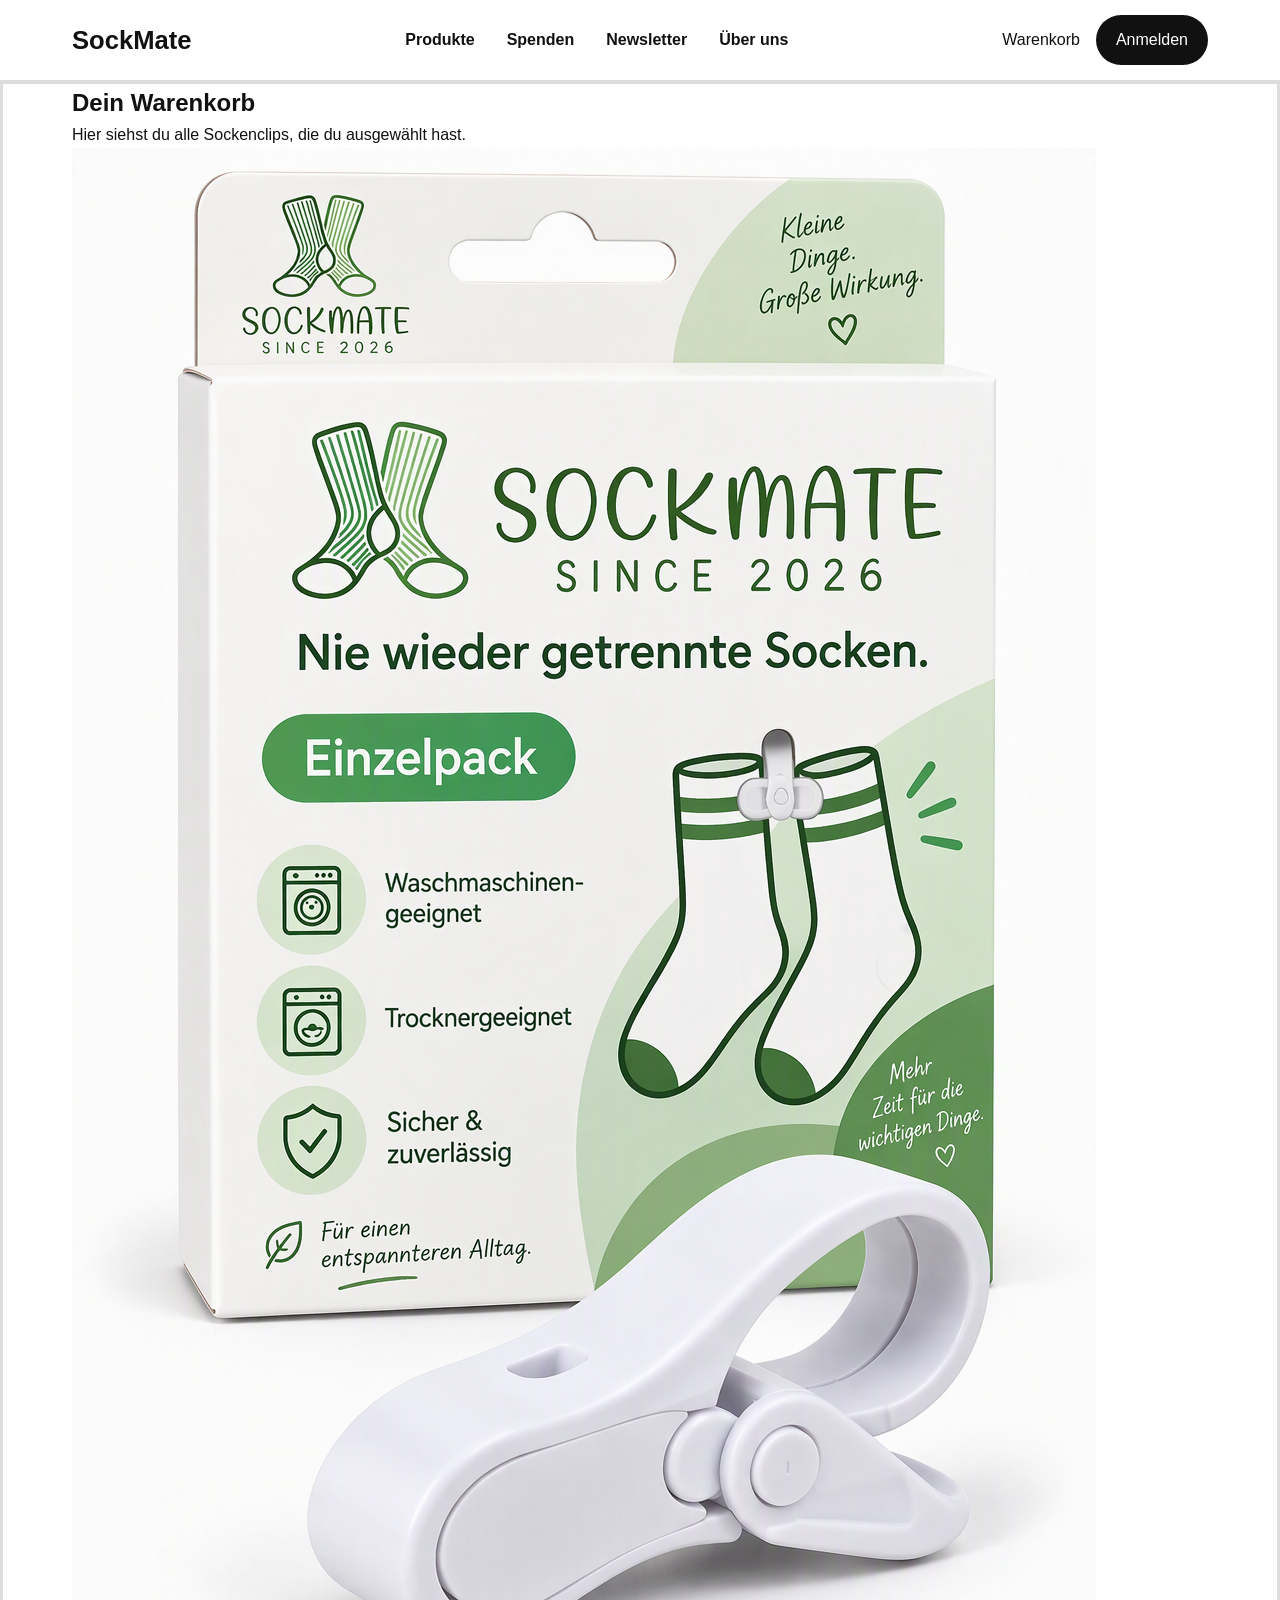
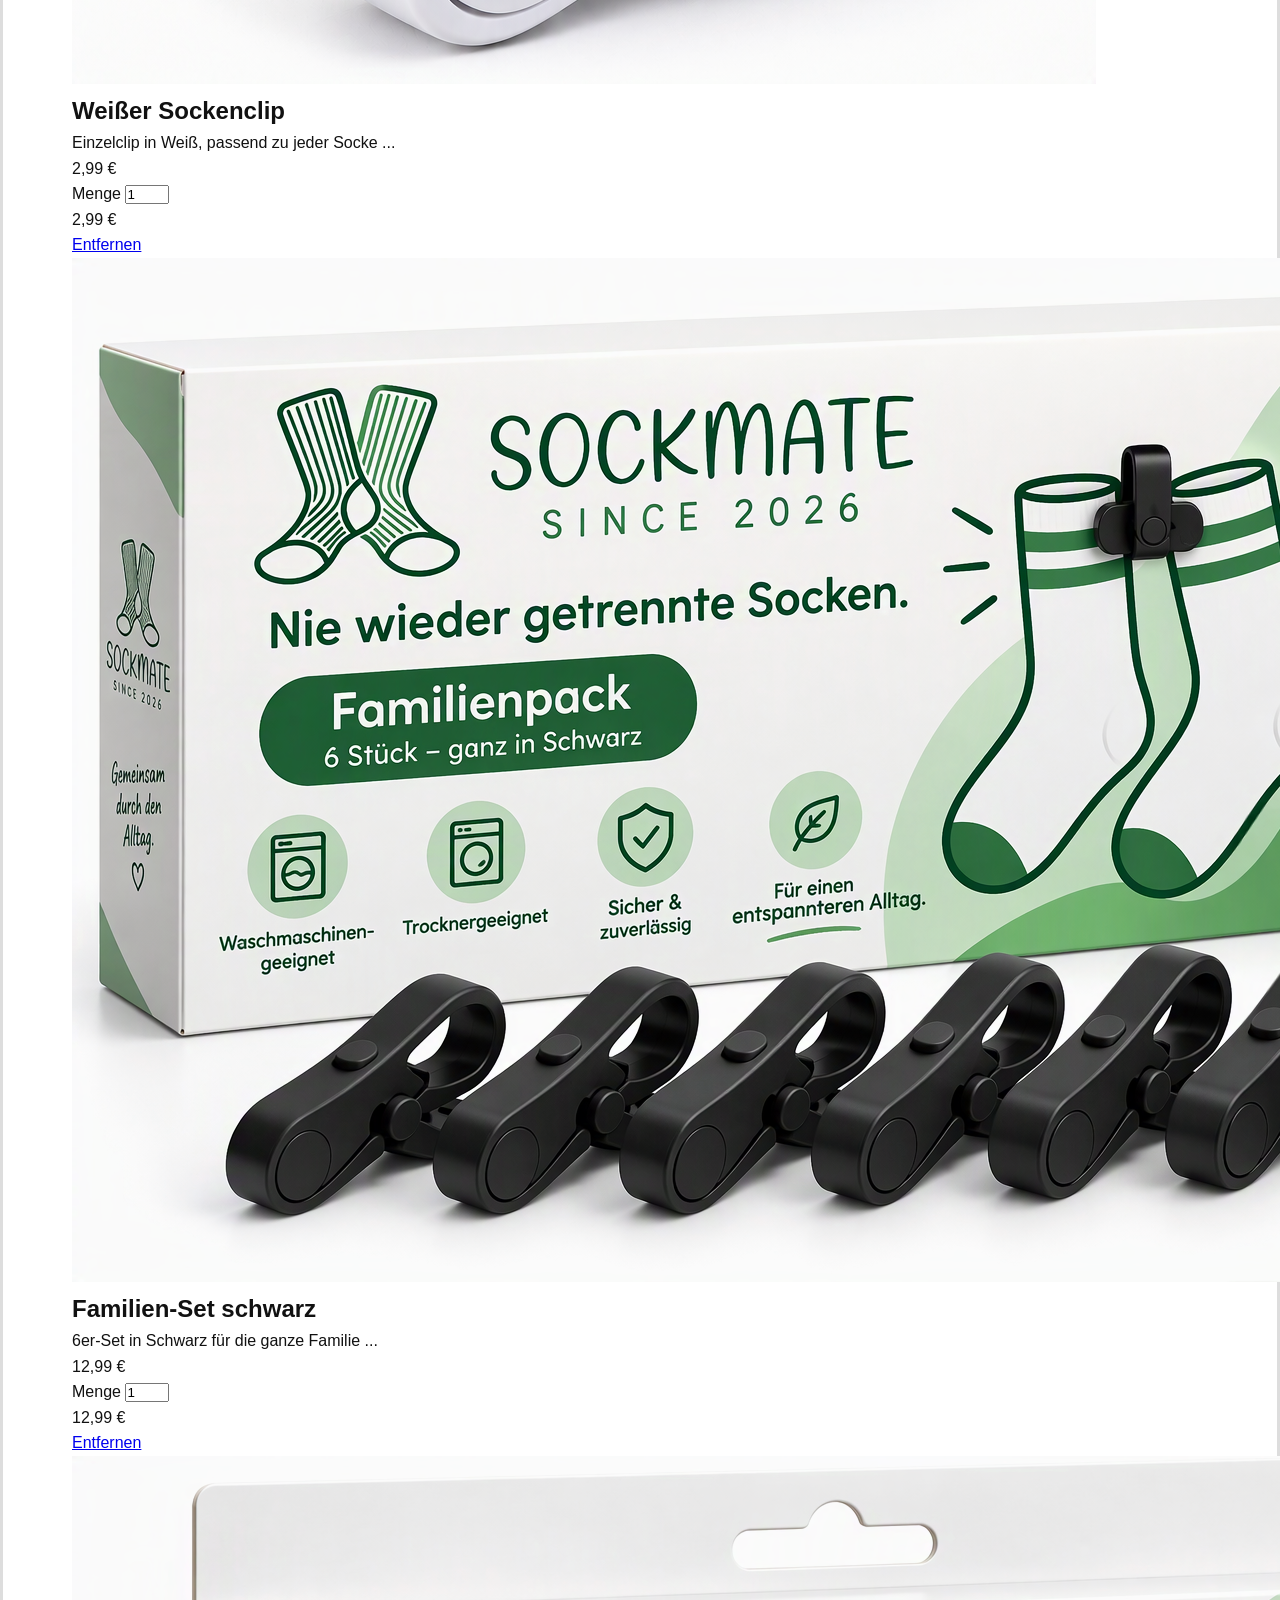
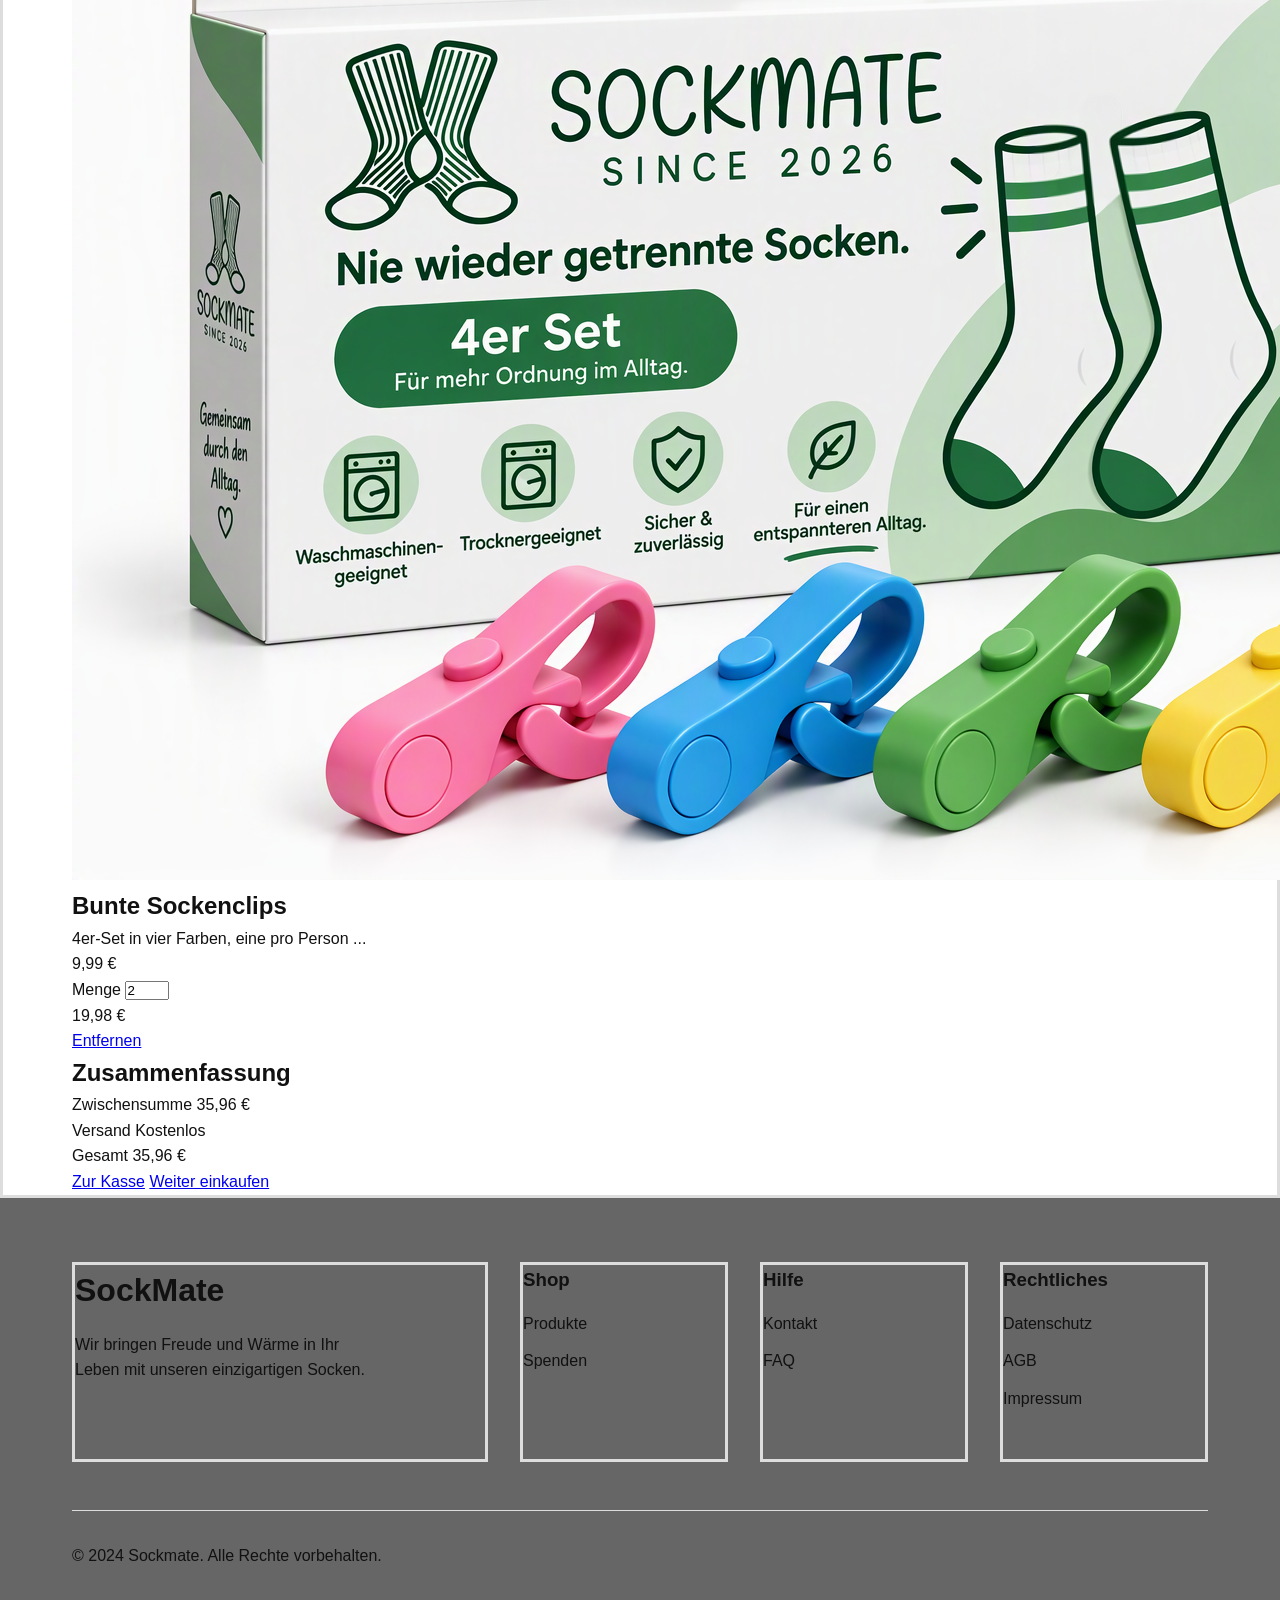
<file: pages/shopping_cart.html>
<!DOCTYPE html>
<html lang="de">

    <head>
        <meta charset="UTF-8">
        <meta name="viewport" content="width=device-width, initial-scale=1.0">
        <title>Warenkorb – Sockmate</title>

        <!-- Nur noch eine CSS-Datei: Hannahs Teil steht jetzt in styles.css -->
        <link rel="stylesheet" href="../css/styles.css">
    </head>

    <body>

        <header>

            <div class="container">

                <a class="logo" href="index.html">
                    SockMate
                </a>

                <nav aria-label="Hauptnavigation">
                    <ul>
                        <li><a href="products.html">Produkte</a></li>
                        <li><a href="donation.html">Spenden</a></li>
                        <li><a href="newsletter.html">Newsletter</a></li>
                        <li><a href="about.html">Über uns</a></li>
                    </ul>
                </nav>

                <div class="header-actions">
                    <a href="shopping_cart.html">Warenkorb</a>
                    <a href="login.html">Anmelden</a>
                </div>
            </div>

        </header>

        <main>

            <section class="cart">
                <div class="container">

                    <h1>Dein Warenkorb</h1>
                    <p class="cart-subtitle">Hier siehst du alle Sockenclips, die du ausgewählt hast.</p>

                    <div class="cart-layout">

                        <div class="cart-items">

                            <article class="cart-item">
                                <img src="materials/Einzel-Set%20weiss.png" alt="Weißer Sockenclip">
                                <div class="cart-item-info">
                                    <h2>Weißer Sockenclip</h2>
                                    <p class="cart-item-description">
                                        Einzelclip in Weiß, passend zu jeder Socke ...</p>
                                    <p class="cart-item-price">2,99 €</p>
                                </div>
                                <div class="cart-item-quantity">
                                    <label for="menge-1">Menge</label>
                                    <input type="number" id="menge-1" value="1" min="1" max="10" step="1">
                                </div>
                                <p class="cart-item-total">2,99 €</p>
                                <a class="cart-item-remove" href="shopping_cart.html">Entfernen</a>
                            </article>

                            <article class="cart-item">
                                <img src="materials/Familien-Set%20schwarz.png" alt="Familien-Set schwarz">
                                <div class="cart-item-info">
                                    <h2>Familien-Set schwarz</h2>
                                    <p class="cart-item-description">
                                        6er-Set in Schwarz für die ganze Familie ...</p>
                                    <p class="cart-item-price">12,99 €</p>
                                </div>
                                <div class="cart-item-quantity">
                                    <label for="menge-2">Menge</label>
                                    <input type="number" id="menge-2" value="1" min="1" max="10" step="1">
                                </div>
                                <p class="cart-item-total">12,99 €</p>
                                <a class="cart-item-remove" href="shopping_cart.html">Entfernen</a>
                            </article>

                            <article class="cart-item">
                                <img src="materials/4er-Set%20bunt.png" alt="Bunte Sockenclips">
                                <div class="cart-item-info">
                                    <h2>Bunte Sockenclips</h2>
                                    <p class="cart-item-description">
                                        4er-Set in vier Farben, eine pro Person ...</p>
                                    <p class="cart-item-price">9,99 €</p>
                                </div>
                                <div class="cart-item-quantity">
                                    <label for="menge-3">Menge</label>
                                    <input type="number" id="menge-3" value="2" min="1" max="10" step="1">
                                </div>
                                <p class="cart-item-total">19,98 €</p>
                                <a class="cart-item-remove" href="shopping_cart.html">Entfernen</a>
                            </article>

                        </div>

                        <aside class="cart-summary">

                            <h2>Zusammenfassung</h2>

                            <div class="summary-row">
                                <span>Zwischensumme</span>
                                <span>35,96 €</span>
                            </div>

                            <div class="summary-row">
                                <span>Versand</span>
                                <span>Kostenlos</span>
                            </div>

                            <div class="summary-row summary-total">
                                <span>Gesamt</span>
                                <span>35,96 €</span>
                            </div>

                            <a href="checkout.html" class="cart-checkout-button">Zur Kasse</a>
                            <a href="products.html" class="cart-continue-link">Weiter einkaufen</a>
                        </aside>

                    </div>

                </div>
            </section>

        </main>

        <footer>
            <div class="container">
                <div class="footer-grid">
                    <section class="footer-brand">
                        <h2>SockMate</h2>
                        <p>Wir bringen Freude und Wärme in Ihr Leben mit unseren einzigartigen Socken.</p>
                    </section>
                    <section class="footer-links">
                        <h3>Shop</h3>
                        <ul>
                            <li><a href="products.html">Produkte</a></li>
                            <li><a href="donation.html">Spenden</a></li>
                        </ul>
                    </section>
                    <section class="footer-links">
                        <h3>Hilfe</h3>
                        <ul>
                            <li><a href="contact.html">Kontakt</a></li>
                            <li><a href="faq.html">FAQ</a></li>
                        </ul>
                    </section>
                    <section class="footer-links">
                        <h3>Rechtliches</h3>
                        <ul>
                            <li><a href="privacy.html">Datenschutz</a></li>
                            <li><a href="terms.html">AGB</a></li>
                            <li><a href="imprint.html">Impressum</a></li>
                        </ul>
                    </section>
                </div>

                <p class="footer-bottom">
                    &copy; 2024 Sockmate. Alle Rechte vorbehalten.</p>

            </div>

        </footer>

    </body>

</html>
</file>
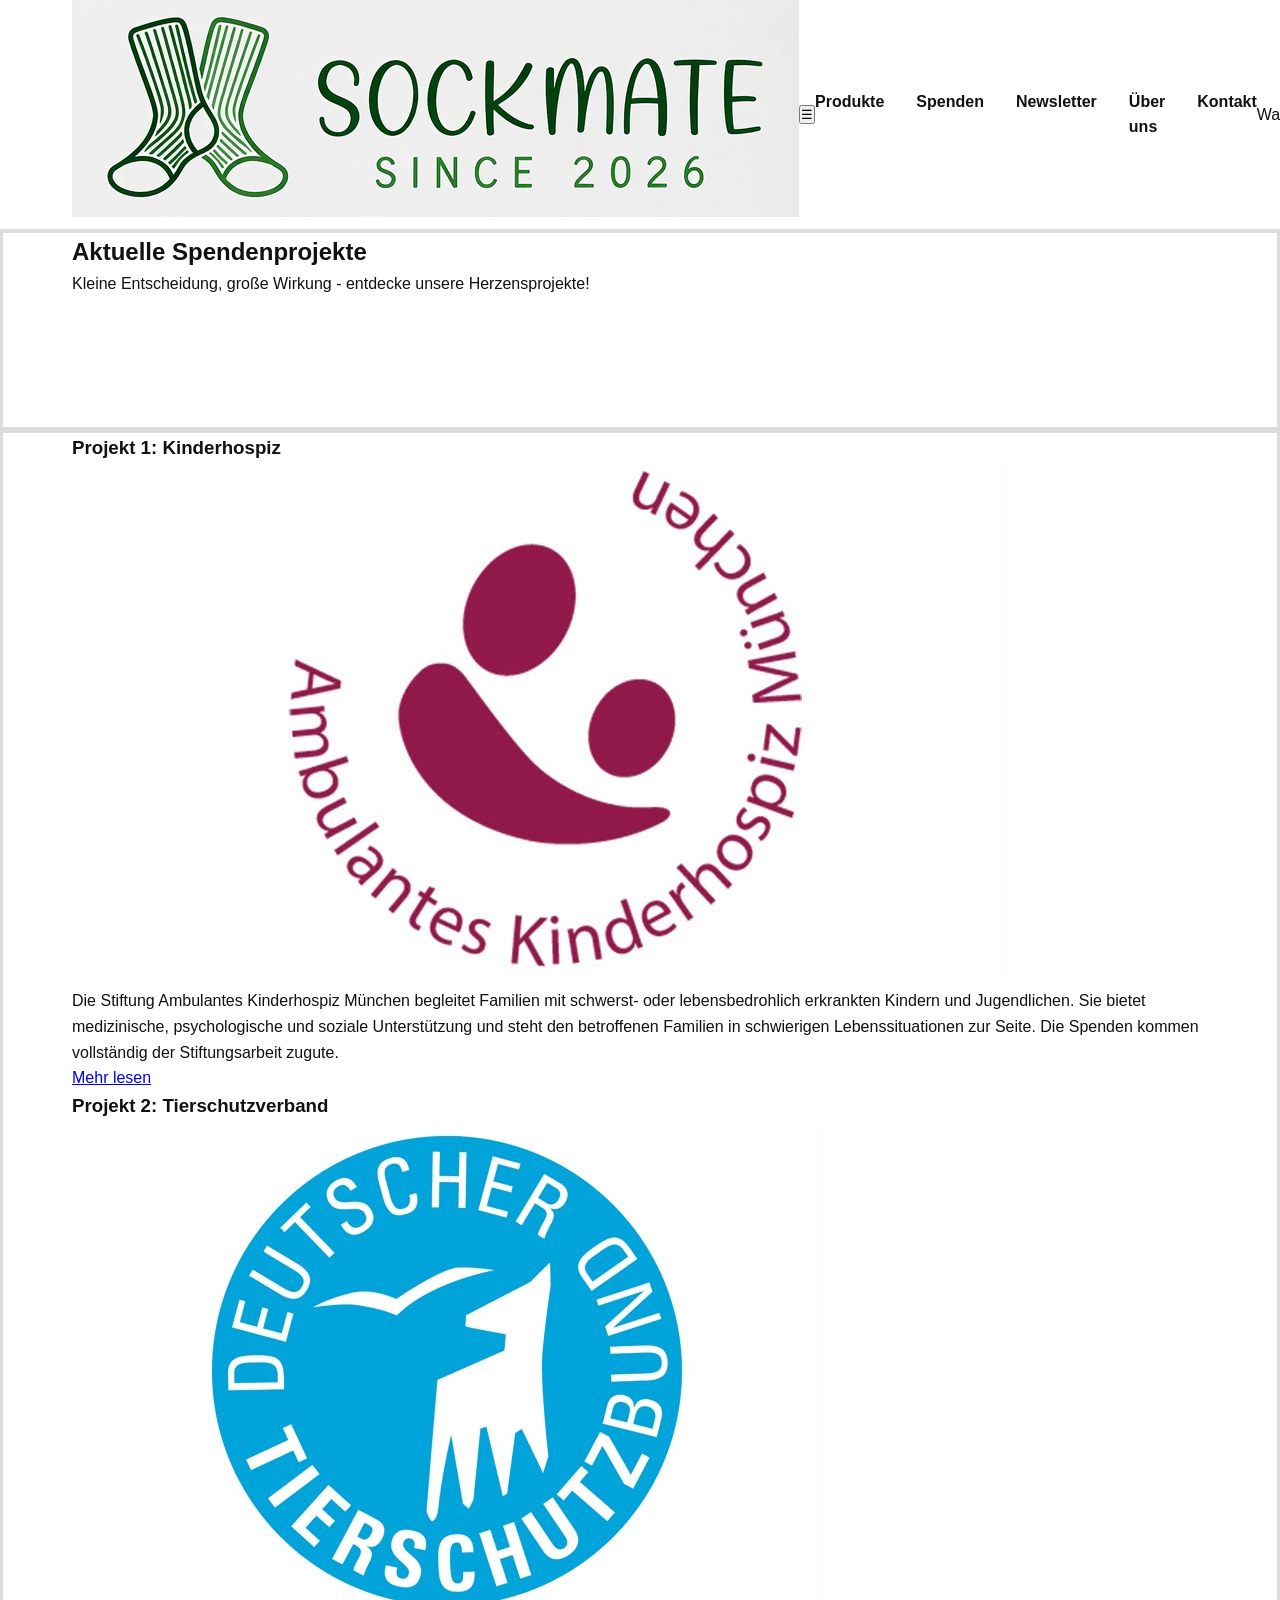
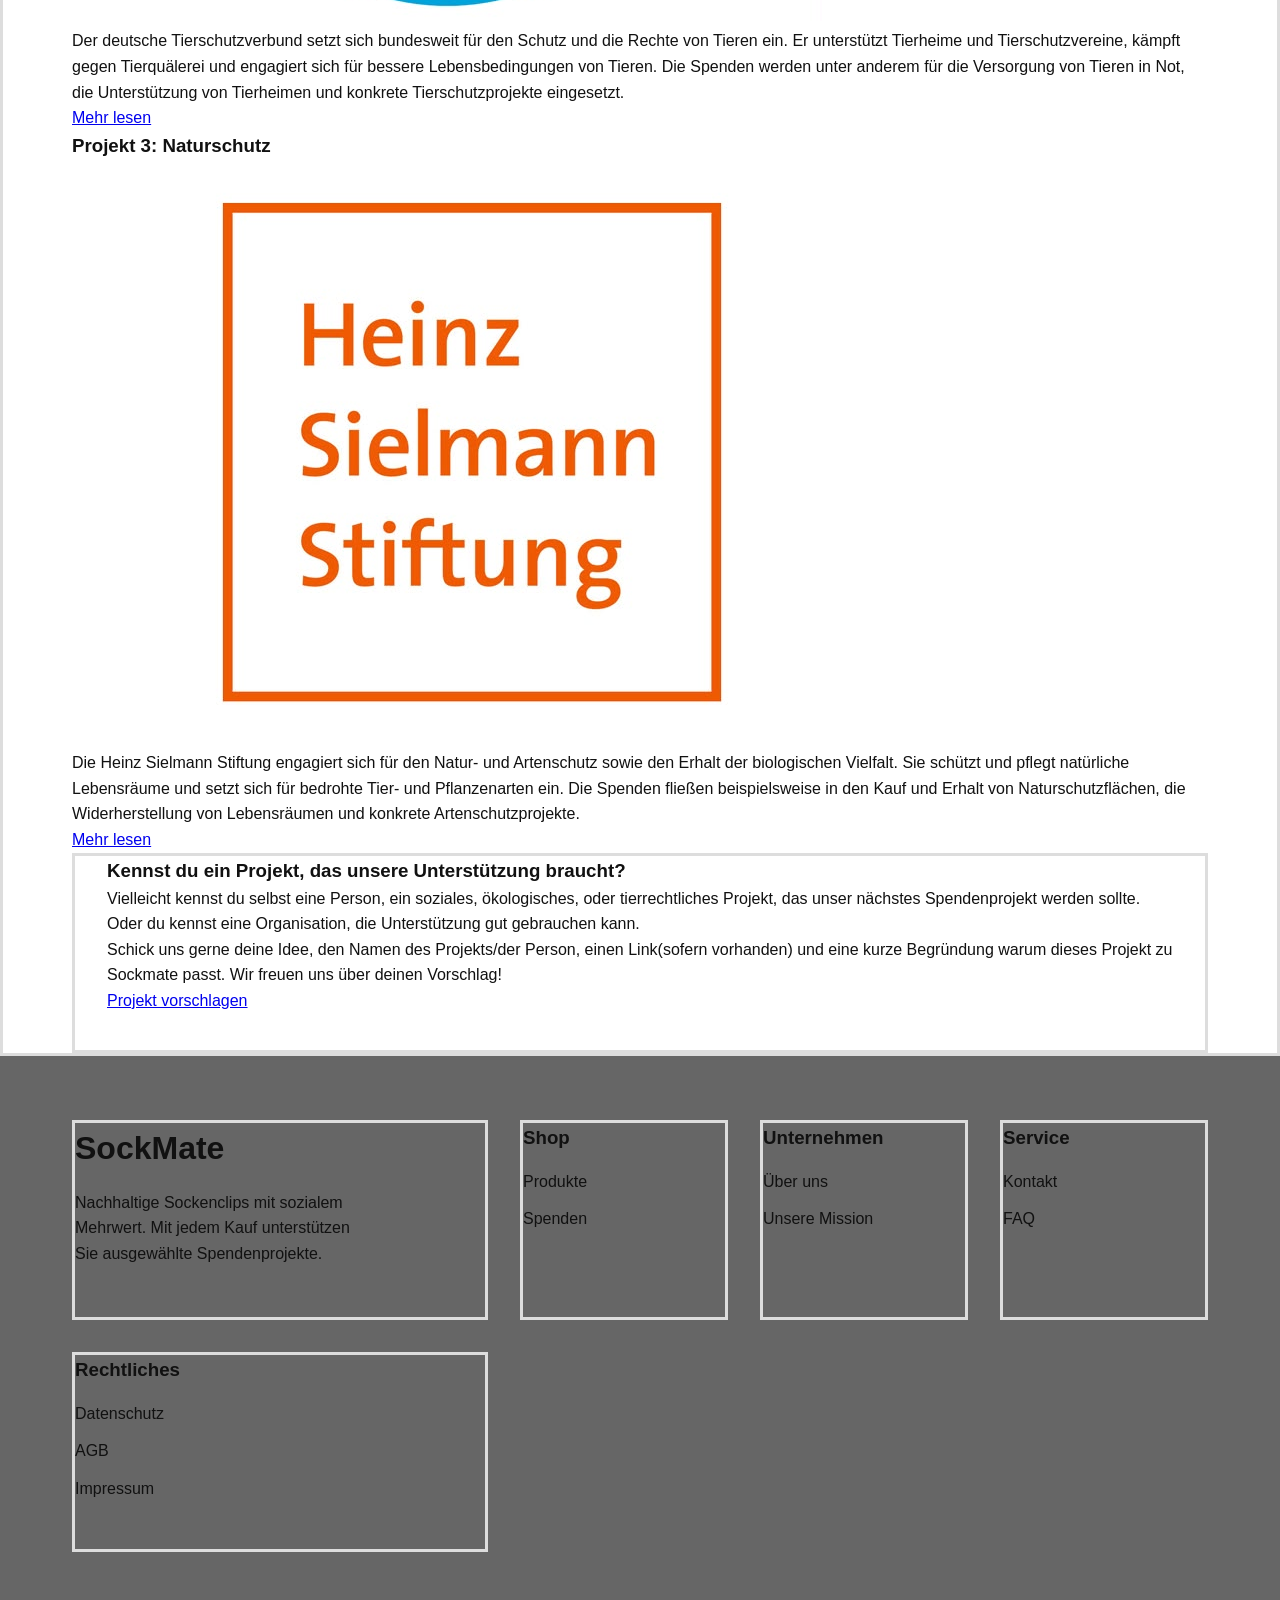
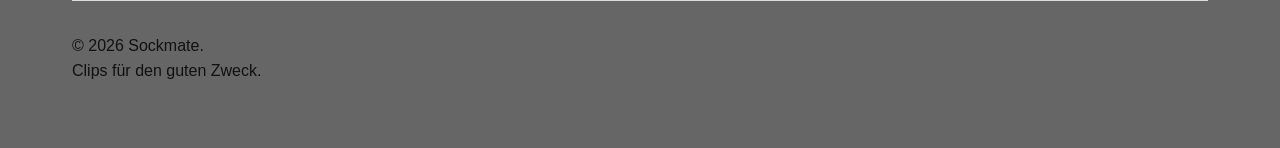
<file: pages/spendenprojekte.html>
<!DOCTYPE html>
<html lang="de">

    <head>
        <meta charset="UTF-8">
        <meta name="viewport" content="width=device-width, initial-scale=1.0">
        <title>SockMate</title>

        <link rel="stylesheet" href="../css/styles.css">
    </head>

    <body>

        <header>

           <div class="container">

                <a class="logo" href="index.html">

                    <img
                        src="../materials/Logo_lang.png"
                        alt="SockMate Logo">

                </a>

                <button class="menu-toggle" aria-label="Menü öffnen">
                    ☰
                </button>

                <nav aria-label="Hauptnavigation">
                    <ul>
                        <li><a href="products.html">Produkte</a></li>
                        <li><a href="donation.html">Spenden</a></li>
                        <li><a href="newsletter.html">Newsletter</a></li>
                        <li><a href="about.html">Über uns</a></li>
                        <li><a href="contact.html">Kontakt</a></li>
                    </ul>
                </nav>

                <div class="header-actions">
                    <a href="cart.html" class="cart-btn">Warenkorb</a>
                    <a href="login.html">Anmelden</a>
                </div>
            </div>

        </header>

        <main>

            <section class="spendenprojekte">
                <div class="container">
                    <h2>Aktuelle Spendenprojekte</h2>
                    <p>
                        Kleine Entscheidung, große Wirkung - entdecke unsere Herzensprojekte!
                    </p>
                </div>
            </section>
            
           
            <section class="donation-projects">
                <div class="container">
                    <div class="donation-list">
                        
                     
                        <article class="donation-card">
                            <h3>Projekt 1: Kinderhospiz</h3>
                            <div class="donation-content">
                               <img
                                    src="../materials/kinderhospiz-projekt1.jpeg"
                                    alt="Logo des Ambulanten Kinderhospizes München"
                                    class="donation-image"
                                >
                              
                            
                                <div class="donation-info">
                                    <p>
                                            Die Stiftung Ambulantes Kinderhospiz München begleitet Familien mit schwerst- oder 
                                            lebensbedrohlich erkrankten Kindern und Jugendlichen. Sie bietet medizinische, psychologische
                                            und soziale Unterstützung und steht den betroffenen Familien in schwierigen Lebenssituationen 
                                            zur Seite. Die Spenden kommen vollständig der Stiftungsarbeit zugute.                                    </p>
                                    <a
                                        href="https://www.kinderhospiz-muenchen.de/"
                                        target="_blank"
                                        rel="noopener noreferrer"
                                        class="read-more-btn"
                                    >
                                        Mehr lesen
                                    </a>
                                </div>
                            </div>
                        </article>
                      
                        <article class="donation-card">
                            <h3>Projekt 2: Tierschutzverband</h3>
                            <div class="donation-content">
                                <img    
                                    src="../materials/tierschutz-projekt2.jpeg"
                                    alt="Logo des deutschen Tierschutzbundes"
                                    class="donation-image"
                                >
                                 <div class="donation-info">
                                <p>
                                    Der deutsche Tierschutzverbund setzt sich bundesweit für den Schutz und die Rechte 
                                    von Tieren ein. Er unterstützt Tierheime und Tierschutzvereine, kämpft gegen Tierquälerei
                                    und engagiert sich für bessere Lebensbedingungen von Tieren. Die Spenden werden unter anderem 
                                    für die Versorgung von Tieren in Not, die Unterstützung von Tierheimen und konkrete 
                                    Tierschutzprojekte eingesetzt.
                                </p>
                                <a 
                                    href="https://www.tierschutzbund.de/informationen.html"
                                    target="_blank"
                                    rel="noopener noreferrer"
                                    class="read-more-btn"
                                >
                                    Mehr lesen
                                </a>
                                </div>
                            </div>
                           
                        </article>
                   
                        <article class="donation-card">
                            <h3>Projekt 3: Naturschutz</h3>

                            <div class="donation-content">
                                <img    
                                    src="../materials/naturschutz-projekt3.jpeg"
                                    alt="Logo der Heinz Sielmann Stiftung"
                                    class="donation-image"
                                >
                                <div class="donation-info">
                                <p>
                                    Die Heinz Sielmann Stiftung engagiert sich für den Natur- und Artenschutz 
                                    sowie den Erhalt der biologischen Vielfalt. Sie schützt und pflegt natürliche
                                    Lebensräume und setzt sich für bedrohte Tier- und Pflanzenarten ein. Die Spenden
                                    fließen beispielsweise in den Kauf und Erhalt von Naturschutzflächen, die Widerherstellung
                                    von Lebensräumen und konkrete Artenschutzprojekte.
                                </p>
                                <a 
                                    href="https://www.sielmann-stiftung.de"
                                    target="_blank"
                                    rel="noopener noreferrer"
                                    class="read-more-btn"
                                >
                                    Mehr lesen 
                                </a>
                                </div>
                            </div>
                            
                    </div>    
                        </article>
                        <section class="project-suggestion">
                            <div class="container">
                                <h3>Kennst du ein Projekt, das unsere Unterstützung braucht?</h3>
                                <p>
                                    Vielleicht kennst du selbst eine Person, ein soziales, ökologisches, oder tierrechtliches Projekt,
                                    das unser nächstes Spendenprojekt werden sollte. Oder du kennst eine Organisation, 
                                    die Unterstützung gut gebrauchen kann. 
                                </p>
                                <p>
                                    Schick uns gerne deine Idee, den Namen des Projekts/der Person, einen Link(sofern vorhanden) 
                                    und eine kurze Begründung warum dieses Projekt zu Sockmate passt.
                                    Wir freuen uns über deinen Vorschlag!
                                </p>

                                
                                <a href="contact.html" class="project-suggestion-button">
                                    Projekt vorschlagen
                                </a>
                            </div>
                        </section>
                </div>
            </section>     
                    
         
        </main>

        <footer>
          <div class="container">
                <div class="footer-grid">
                    <section class="footer-brand">
                        <h2>SockMate</h2>
                        <p>Nachhaltige Sockenclips mit sozialem Mehrwert. Mit jedem Kauf unterstützen Sie ausgewählte Spendenprojekte.</p>
                    </section>
                    <section class="footer-links">
                        <h3>Shop</h3>
                        <ul>
                            <li><a href="products.html">Produkte</a></li>
                            <li><a href="donation.html">Spenden</a></li>
                        </ul>
                    </section>
                    <section class="footer-links">
                        <h3>Unternehmen</h3>
                        <ul>
                            <li><a href="about.html">Über uns</a></li>
                            <li><a href="mission.html">Unsere Mission</a></li>
                        </ul>
                    </section>
                    <section class="footer-links">
                        <h3>Service</h3>
                        <ul>
                            <li><a href="contact.html">Kontakt</a></li>
                            <li><a href="faq.html">FAQ</a></li>
                        </ul>
                    </section>
                    <section class="footer-links">
                        <h3>Rechtliches</h3>
                        <ul>
                            <li><a href="privacy.html">Datenschutz</a></li>
                            <li><a href="terms.html">AGB</a></li>
                            <li><a href="imprint.html">Impressum</a></li>
                        </ul>
                    </section>
                </div>
                    
                <p class="footer-bottom">
                    &copy; 2026 Sockmate. <br>Clips für den guten Zweck.</p>

            </div>
  

        </footer>

    </body>


</html>
</file>
<file: css/styles.css>
* {
    margin: 0;
    padding: 0;
    box-sizing: border-box;
}

:root {
    --color-primary: #111111;
    --color-secondary: #666666;
    --color-background: #ffffff;
    --color-surface: #f5f5f5;
    --color-accent: #0071e3;
    --color-border: #dddddd;
}

body {
    font-family: Arial, sans-serif;
    background-color: var(--color-background);
    color: var(--color-primary);
    line-height: 1.6;
}

section {
    border: 3px solid var(--color-border);
    min-height: 200px;
}

header {
    border-bottom: 1px solid var(--color-border);
    background-color: var(--color-surface);

    position: sticky;
    top: 0;
    z-index: 1000;

    backdrop-filter: blur(10px);
    background-color: rgba(255, 255, 255, 0.9);
}

header .container {
    display: flex;
    justify-content: space-between;
    align-items: center;
    min-height: 80px;
}

.logo {
    font-size: 1.6rem;
    font-weight: bold;
    color: var(--color-primary);
    text-decoration: none;
}

nav a {
    text-decoration: none;
    color: var(--color-primary);
    font-weight: bold;
    transition: color 0.3s ease;
}

nav a:hover {
    color: var(--color-accent);
}

nav ul {
    list-style: none;
    display: flex;
    gap: 2rem;
}

.header-actions {
    display: flex;
    gap: 1rem;
    align-items: center;
}

.header-actions a {
    text-decoration: none;
    color: var(--color-primary);
}

.header-actions a:last-child {
    background-color: var(--color-primary);
    color: #ffffff;
    padding: 0.75rem 1.25rem;
    border-radius: 999px;
}

.hero {
    min-height: 80vh;
    display: flex;
    flex-direction: column;
    justify-content: center;
    align-items: center;
    text-align: center;
    padding: 2rem;
}

.hero h2 {
    font-size: 4rem;
    margin-bottom: 1rem;
}

.hero-btn {
    display: inline-block;
    background-color: var(--color-accent);
    color: #ffffff;
    padding: 1rem 2rem;
    text-decoration: none;
    margin-top: 2rem;
    border-radius: 999px;
    transition: background-color 0.3s ease;
}

.hero-btn:hover {
    opacity: 0.75;
}

.container {
    max-width: 1200px;
    margin: 0 auto;
    padding: 0 2rem;
}

.vorteile-grid {
    display: grid;
    grid-template-columns: repeat(3, 1fr);
    gap: 2rem;
    padding: 2rem 0;
}

.vorteile {
    padding: 6rem 0;
    background-color: var(--color-surface);
}

.vorteile h2 {
    text-align: center;
    margin-bottom: 3rem;
    font-size: 2rem;
}

.vorteil-card {
    background-color: white;
    padding: 2rem;
    border-radius: 16px;
    box-shadow: 0 4px 12px rgba(0, 0, 0, 0.05);
    transition: transform 0.3s ease;
}

.vorteil-card:hover {
    transform: translateY(-4px);
}

.products {
    padding: 6rem 0;
}

.products-grid {
    display: grid;
    grid-template-columns: repeat(3, 1fr);
    gap: 2rem;
}

.product-card {
    display: flex;
    flex-direction: column;
    background-color: white;
    padding: 1.5rem;
    border-radius: 16px;
    border: 1px solid var(--color-border);
    transition: transform 0.3s ease, box-shadow 0.3s ease;
}

.product-card img {
    width: 100%;
    border-radius: 12px;
    margin-bottom: 1rem;
    height: 220px;
    object-fit: cover;
}

.product-card:hover {
    transform: translateY(-4px);
    box-shadow: 0 10px 30px rgba(0, 0, 0, 0.08);
}

.product-price {
    font-size: 1.3rem;
    color: var(--color-primary);
    margin-top: auto;
    font-weight: bold;
}

.product-button {
    display: inline-block;
    text-decoration: none;
    text-align: center;
    background-color: var(--color-accent);
    color: #ffffff;
    padding: 0.9rem 1.5rem;
    border-radius: 10px;
    margin-top: 1rem;
}

.product-button:hover {
    opacity: 0.75;
}

.product-button:focus-visible {

    outline: 5px solid red;
    outline-offset: 5px;
}


.charity {
    padding: 6rem 0;
    background-color: var(--color-surface);
    text-align: center;
}

.charity h2 {
    font-size: 2.5rem;
    margin-bottom: 1rem;
}

.charity-text {
    max-width: 700px;
    margin: 0 auto 2rem;
    color: var(--color-secondary);
    font-size: 1.1rem;
}

.charity-button {
    display: inline-block;
    text-decoration: none;
    background-color: var(--color-accent);
    color: #ffffff;
    padding: 1rem 2rem;
    border-radius: 999px;
}

.charity-button:hover {
    opacity: 0.75;
}

.charity-button:focus-visible {

    outline: 3px solid #ff6b35;
    outline-offset: 3px;
}

footer {
    background-color: var(--color-secondary);
    padding: 4rem 0;
    color: var(--color-primary);
}

.footer-grid {
    display: grid;
    grid-template-columns: 2fr 1fr 1fr 1fr;
    gap: 2rem;
}

.footer-links ul {
    list-style: none;
    padding: 0;
}

.footer-links a {
    color: var(--color-primary);
    text-decoration: none;
}

.footer-links a:hover {
   color: var(--color-accent);
}

.footer-links h3 {
    margin-bottom: 1rem;
    color: var(--color-primary);
}

.footer-links li {
    margin-bottom: 0.75rem;
}

.footer-bottom {
    padding-top: 2rem;
    margin-top: 3rem;
    border-top: 1px solid var(--color-border);
    color: var(--color-primary);
}

.footer a:focus-visible {

    outline: 3px solid #ff6b35;
    outline-offset: 3px;
}

/* SockMate product page styles */

body:has(.product-layout) section,
body:has(.product-detail-page) section {
    border: 0;
    min-height: 0;
}

.header-content {
    min-height: 85px;
    display: flex;
    align-items: center;
    justify-content: space-between;
    gap: 2rem;
}

body:has(.product-layout) .hero {
    min-height: 0;
    display: block;
    padding: 4rem 0;
    background: linear-gradient(110deg, #f2f5fc, #ffffff);
    text-align: left;
}

.hero-content {
    display: grid;
    grid-template-columns: minmax(0, 1fr);
    align-items: center;
    gap: 3rem;
}

.eyebrow {
    color: var(--color-accent);
    font-size: 0.95rem;
    font-weight: 800;
    letter-spacing: 1px;
}

.hero-text h2 {
    margin: 1rem 0;
    font-size: clamp(2.8rem, 5vw, 4.5rem);
    line-height: 1.05;
}

.hero-text p {
    max-width: 500px;
    margin-bottom: 2rem;
    color: var(--color-secondary);
    font-size: 1.2rem;
}

.product-layout {
    display: grid;
    grid-template-columns: 220px minmax(0, 1fr);
    gap: 2rem;
    align-items: start;
}

.product-filter {
    display: flex;
    flex-direction: column;
    padding: 1.5rem;
    border: 1px solid var(--color-border);
    border-radius: 18px;
    background: white;
    box-shadow: 0 4px 15px rgba(0, 0, 0, 0.03);
}

.product-filter h2 {
    margin-bottom: 1rem;
    font-size: 1.5rem;
}

.filter-option {
    display: flex;
    flex-direction: column;
    align-items: flex-start;
    margin-bottom: 1.5rem;
}

.filter-option h3 {
    margin-bottom: 0.8rem;
    font-size: 1rem;
}

.filter-option label {
    display: flex;
    align-items: center;
    gap: 8px;
    margin-bottom: 0.7rem;
    color: var(--color-secondary);
    font-size: 0.95rem;
    cursor: pointer;
}

.filter-option input {
    accent-color: var(--color-accent);
    cursor: pointer;
}

.filter-help {
    margin-top: 0.25rem;
    color: var(--color-secondary);
    font-size: 0.85rem;
}

.filter-confirm-button {
    align-self: flex-start;
    margin-top: 0.75rem;
    padding: 0.45rem 0.7rem;
    border: 0;
    border-radius: 10px;
    background-color: var(--color-accent);
    color: #ffffff;
    font: inherit;
    font-size: 0.85rem;
    font-weight: bold;
    cursor: pointer;
}

.product-list {
    display: grid;
    grid-template-columns: repeat(2, minmax(0, 1fr));
    gap: 1.2rem;
    align-items: stretch;
}

.product-item {
    display: flex;
    min-width: 0;
    flex-direction: column;
    overflow: hidden;
    border: 1px solid var(--color-border);
    border-radius: 18px;
    background: white;
    transition: transform 0.3s, box-shadow 0.3s;
}

.product-item:hover {
    transform: translateY(-5px);
    box-shadow: 0 12px 30px rgba(29, 41, 63, 0.09);
}

.product-layout:has(.filter-color:checked) .product-item,
.product-layout:has(.filter-set:checked) .product-item {
    display: none;
}

.product-layout:has(.filter-color:checked):not(:has(.filter-set:checked)):has(#filter-black:checked) .variant-black,
.product-layout:has(.filter-color:checked):not(:has(.filter-set:checked)):has(#filter-white:checked) .variant-white,
.product-layout:has(.filter-color:checked):not(:has(.filter-set:checked)):has(#filter-colorful:checked) .variant-colorful,
.product-layout:has(.filter-color:checked):not(:has(.filter-set:checked)):has(#filter-yellow:checked) .variant-yellow,
.product-layout:has(.filter-color:checked):not(:has(.filter-set:checked)):has(#filter-pink:checked) .variant-pink,
.product-layout:has(.filter-color:checked):not(:has(.filter-set:checked)):has(#filter-green:checked) .variant-green,
.product-layout:has(.filter-color:checked):not(:has(.filter-set:checked)):has(#filter-blue:checked) .variant-blue,
.product-layout:has(.filter-set:checked):not(:has(.filter-color:checked)):has(#filter-single-set:checked) .variant-single,
.product-layout:has(.filter-set:checked):not(:has(.filter-color:checked)):has(#filter-family-set:checked) .variant-family,
.product-layout:has(.filter-set:checked):not(:has(.filter-color:checked)):has(#filter-fourer-set:checked) .variant-fourer,
.product-layout:has(#filter-black:checked):has(#filter-single-set:checked) .variant-black.variant-single,
.product-layout:has(#filter-black:checked):has(#filter-family-set:checked) .variant-black.variant-family,
.product-layout:has(#filter-white:checked):has(#filter-single-set:checked) .variant-white.variant-single,
.product-layout:has(#filter-white:checked):has(#filter-family-set:checked) .variant-white.variant-family,
.product-layout:has(#filter-colorful:checked):has(#filter-family-set:checked) .variant-colorful.variant-family,
.product-layout:has(#filter-colorful:checked):has(#filter-fourer-set:checked) .variant-colorful.variant-fourer,
.product-layout:has(#filter-yellow:checked):has(#filter-single-set:checked) .variant-yellow.variant-single,
.product-layout:has(#filter-yellow:checked):has(#filter-family-set:checked) .variant-yellow.variant-family,
.product-layout:has(#filter-yellow:checked):has(#filter-fourer-set:checked) .variant-yellow.variant-fourer,
.product-layout:has(#filter-pink:checked):has(#filter-single-set:checked) .variant-pink.variant-single,
.product-layout:has(#filter-pink:checked):has(#filter-family-set:checked) .variant-pink.variant-family,
.product-layout:has(#filter-pink:checked):has(#filter-fourer-set:checked) .variant-pink.variant-fourer,
.product-layout:has(#filter-green:checked):has(#filter-single-set:checked) .variant-green.variant-single,
.product-layout:has(#filter-green:checked):has(#filter-family-set:checked) .variant-green.variant-family,
.product-layout:has(#filter-green:checked):has(#filter-fourer-set:checked) .variant-green.variant-fourer,
.product-layout:has(#filter-blue:checked):has(#filter-single-set:checked) .variant-blue.variant-single,
.product-layout:has(#filter-blue:checked):has(#filter-family-set:checked) .variant-blue.variant-family,
.product-layout:has(#filter-blue:checked):has(#filter-fourer-set:checked) .variant-blue.variant-fourer {
    display: flex;
}

.product-variant-image {
    position: relative;
    display: flex;
    min-height: 190px;
    align-items: center;
    justify-content: center;
    padding: 1rem;
    background: #f1f2f7;
}

.other-color-swatches {
    position: absolute;
    top: 0.85rem;
    left: 0.85rem;
    z-index: 1;
    display: flex;
    max-width: 130px;
    flex-wrap: nowrap;
    gap: 0.25rem;
}

.other-color-swatches a {
    display: inline-flex;
    border-radius: 50%;
}

.other-color-swatches a:focus-visible {
    outline: 2px solid var(--color-accent);
    outline-offset: 2px;
}

.other-color-swatches .color-swatch {
    width: 16px;
    height: 16px;
    border: 2px solid white;
    box-shadow: 0 1px 4px rgba(29, 41, 63, 0.2);
}

.product-variant-image img {
    display: block;
    width: 100%;
    max-width: 220px;
    height: 165px;
    object-fit: contain;
}

.color-swatch {
    display: inline-block;
    width: 13px;
    height: 13px;
    flex-shrink: 0;
    border: 1px solid #cbd1dc;
    border-radius: 50%;
}

.color-swatch.black {
    background: #171717;
}

.color-swatch.white {
    background: #ffffff;
}

.color-swatch.blue {
    background: #287bd8;
}

.color-swatch.pink {
    background: #ed75a8;
}

.color-swatch.yellow {
    background: #f4d343;
}

.color-swatch.green {
    background: #42a66b;
}

.color-swatch.colorful {
    background: linear-gradient(135deg, #171717 0%, #ffffff 25%, #287bd8 45%, #42a66b 60%, #f4d343 75%, #ed75a8 100%);
}

.product-info {
    display: flex;
    flex: 1;
    flex-direction: column;
    padding: 1.2rem;
}

.product-category {
    margin-bottom: 0.5rem;
    color: var(--color-accent);
    font-size: 0.7rem;
    font-weight: bold;
    letter-spacing: 0.7px;
}

.product-info h2 {
    margin-bottom: 0.7rem;
    font-size: 1.25rem;
}

.product-info p {
    margin-bottom: 1rem;
    color: var(--color-secondary);
    font-size: 0.93rem;
}

.product-info .product-price {
    margin-top: auto;
    margin-bottom: 1rem;
    color: var(--color-primary);
    font-size: 1.5rem;
    font-weight: 800;
}

.product-info .product-button {
    display: block;
    padding: 0.8rem;
    border-radius: 50px;
    background: var(--color-primary);
    color: white;
    font-weight: bold;
    text-align: center;
    transition: background 0.3s;
}

.product-info .product-button:hover {
    background: var(--color-accent);
}

.visually-hidden {
    position: absolute;
    width: 1px;
    height: 1px;
    overflow: hidden;
    clip: rect(0, 0, 0, 0);
    white-space: nowrap;
    border: 0;
    padding: 0;
    margin: -1px;
}
/* SockMate product detail page styles */ 

.product-detail-page {
    padding: 2rem 0 5rem;
}

.product-detail-page .family-detail-breadcrumb,
.product-detail-page .family-detail,
.product-detail-page .fourer-detail-breadcrumb,
.product-detail-page .fourer-detail {
    display: none;
}

.product-detail-page:has(.family-detail input:target) .product-detail-breadcrumb:not(.family-detail-breadcrumb),
.product-detail-page:has(.family-detail input:target) .product-detail-grid:not(.family-detail),
.product-detail-page:has(.fourer-detail input:target) .product-detail-breadcrumb:not(.fourer-detail-breadcrumb),
.product-detail-page:has(.fourer-detail input:target) .product-detail-grid:not(.fourer-detail) {
    display: none;
}

.product-detail-page:has(.family-detail input:target) .family-detail-breadcrumb,
.product-detail-page:has(.fourer-detail input:target) .fourer-detail-breadcrumb {
    display: block;
}

.product-detail-page:has(.family-detail input:target) .family-detail,
.product-detail-page:has(.fourer-detail input:target) .fourer-detail {
    display: grid;
}

.product-detail-breadcrumb {
    margin-bottom: 1.5rem;
    color: var(--color-secondary);
}

.product-detail-breadcrumb a {
    color: var(--color-accent);
}

.product-detail-grid {
    display: grid;
    grid-template-columns: minmax(0, 1.1fr) minmax(320px, 0.9fr);
    align-items: start;
    gap: 2rem;
}

.product-detail-gallery,
.product-detail-info {
    min-width: 0;
    border: 1px solid var(--color-border);
    border-radius: 18px;
    background: white;
    box-shadow: 0 4px 15px rgba(0, 0, 0, 0.03);
}

.product-detail-gallery {
    display: grid;
    grid-template-columns: repeat(3, minmax(0, 1fr));
    gap: 0.75rem;
    padding: 1.5rem;
}

.detail-color-radio {
    position: absolute;
    width: 1px;
    height: 1px;
    opacity: 0;
}

.detail-color-option {
    display: flex;
    min-height: 108px;
    flex-direction: column;
    align-items: center;
    justify-content: center;
    gap: 0.25rem;
    padding: 0.5rem;
    border: 1px solid var(--color-border);
    border-radius: 10px;
    font-size: 0.9rem;
    text-align: center;
    cursor: pointer;
}

.detail-option-image {
    width: 76px;
    height: 54px;
    object-fit: contain;
}

.detail-color-radio:checked + .detail-color-option {
    border-color: var(--color-accent);
    background: #edf6ff;
    font-weight: bold;
}

.detail-color-radio:focus-visible + .detail-color-option {
    outline: 2px solid var(--color-accent);
    outline-offset: 2px;
}

.detail-image-stage {
    display: flex;
    grid-column: 1 / -1;
    min-height: 440px;
    align-items: center;
    justify-content: center;
    align-self: flex-start;
    margin-top: 0.5rem;
    border-radius: 12px;
    background: #f1f2f7;
}

.detail-product-image {
    display: none;
    width: 100%;
    max-width: 430px;
    height: 420px;
    padding: 1rem;
    object-fit: contain;
}

.fourer-detail-product-image {
    display: block;
}

#detail-black:checked ~ .detail-image-stage .detail-img-black,
#detail-white:checked ~ .detail-image-stage .detail-img-white,
#detail-blue:checked ~ .detail-image-stage .detail-img-blue,
#detail-pink:checked ~ .detail-image-stage .detail-img-pink,
#detail-yellow:checked ~ .detail-image-stage .detail-img-yellow,
#detail-green:checked ~ .detail-image-stage .detail-img-green,
#family-detail-black:checked ~ .detail-image-stage .family-detail-img-black,
#family-detail-white:checked ~ .detail-image-stage .family-detail-img-white,
#family-detail-colorful:checked ~ .detail-image-stage .family-detail-img-colorful,
#family-detail-blue:checked ~ .detail-image-stage .family-detail-img-blue,
#family-detail-yellow:checked ~ .detail-image-stage .family-detail-img-yellow,
#family-detail-green:checked ~ .detail-image-stage .family-detail-img-green,
#family-detail-pink:checked ~ .detail-image-stage .family-detail-img-pink,
#fourer-detail-black:checked ~ .detail-image-stage .fourer-detail-img-black,
#fourer-detail-white:checked ~ .detail-image-stage .fourer-detail-img-white,
#fourer-detail-colorful:checked ~ .detail-image-stage .fourer-detail-img-colorful,
#fourer-detail-blue:checked ~ .detail-image-stage .fourer-detail-img-blue,
#fourer-detail-yellow:checked ~ .detail-image-stage .fourer-detail-img-yellow,
#fourer-detail-green:checked ~ .detail-image-stage .fourer-detail-img-green,
#fourer-detail-pink:checked ~ .detail-image-stage .fourer-detail-img-pink {
    display: block;
}

.product-detail-info {
    padding: 2rem;
}

.family-detail-breadcrumb {
    margin-top: 4rem;
}

.product-detail-info h2 {
    margin: 1.5rem 0 0.5rem;
    font-size: 1.1rem;
}

.detail-short-description,
.detail-color-help {
    color: var(--color-secondary);
}

.detail-price {
    margin-top: 1.5rem;
    font-size: 2rem;
    font-weight: 800;
}

.detail-back-button {
    display: inline-block;
    margin-top: 1.5rem;
    padding: 0.8rem 1.3rem;
    border-radius: 50px;
    background: var(--color-primary);
    color: white;
    font-weight: bold;
}

.detail-back-button:hover {
    background: var(--color-accent);
}

.add-to-cart-button {
    display: block;
    margin-top: 0.75rem;
    padding: 0.9rem 1.3rem;
    border: 2px solid var(--color-accent);
    border-radius: 50px;
    color: var(--color-primary);
    font-weight: bold;
    text-align: center;
    transition: 0.3s;
}

.add-to-cart-button:hover {
    background: var(--color-accent);
    color: white;
}

.features {
    padding: 2rem 0 4rem;
}

.features-content {
    display: grid;
    grid-template-columns: 1.2fr 1fr 1fr 1fr;
    align-items: center;
    gap: 1.5rem;
    padding: 2.5rem;
    border-radius: 25px;
    background: #e9f0ff;
}

.features-heading h2 {
    margin-bottom: 0.7rem;
    font-size: 2rem;
    line-height: 1.2;
}

.features-heading p,
.feature-card p {
    color: var(--color-secondary);
}

.feature-card {
    padding: 1rem;
    border-left: 1px solid #bdc9df;
    text-align: center;
}

.feature-card span {
    display: block;
    margin-bottom: 0.5rem;
    font-size: 2.5rem;
}

.feature-card h3 {
    margin-bottom: 0.5rem;
    font-size: 1rem;
}

.feature-card p {
    font-size: 0.9rem;
}

.charity p {
    margin-bottom: 1.5rem;
    color: var(--color-secondary);
}

.footer-brand h2 {
    margin-bottom: 1rem;
    font-size: 2rem;
}

.footer-brand p {
    max-width: 300px;
}

@media (max-width: 950px) {
    .header-content {
        flex-wrap: wrap;
        padding: 1rem 0;
    }

    .product-layout {
        grid-template-columns: 1fr;
    }

    .product-detail-grid {
        grid-template-columns: minmax(0, 1fr) minmax(0, 1fr);
    }

    .product-filter {
        align-items: flex-start;
    }

    .features-content {
        grid-template-columns: repeat(2, 1fr);
    }

    .feature-card:nth-child(2n) {
        border-left: 0;
    }
}

@media (max-width: 768px) {
    .product-list {
        grid-template-columns: 1fr;
    }
}

@media (max-width: 650px) {
    .header-content {
        flex-direction: column;
        gap: 1rem;
    }

    body:has(.product-layout) nav ul,
    body:has(.product-detail-page) nav ul {
        flex-wrap: wrap;
        justify-content: center;
        gap: 1rem;
    }

    .product-detail-grid {
        grid-template-columns: 1fr;
    }

    .product-detail-gallery {
        padding: 1rem;
    }

    .detail-image-stage {
        min-height: 300px;
    }

    .detail-product-image {
        height: 280px;
    }

    .product-detail-info {
        padding: 1.5rem;
    }

    .features-content {
        grid-template-columns: 1fr;
        padding: 1.5rem;
    }

    .feature-card {
        border-top: 1px solid #bdc9df;
        border-left: 0;
    }

}

@media (max-width:768px){

    .vorteile-grid{

        grid-template-columns:1fr;
    }

     .produkte-grid {

        grid-template-columns: 1fr;
    }
    .footer-grid {

        grid-template-columns: 1fr;
    }

}
</file>
